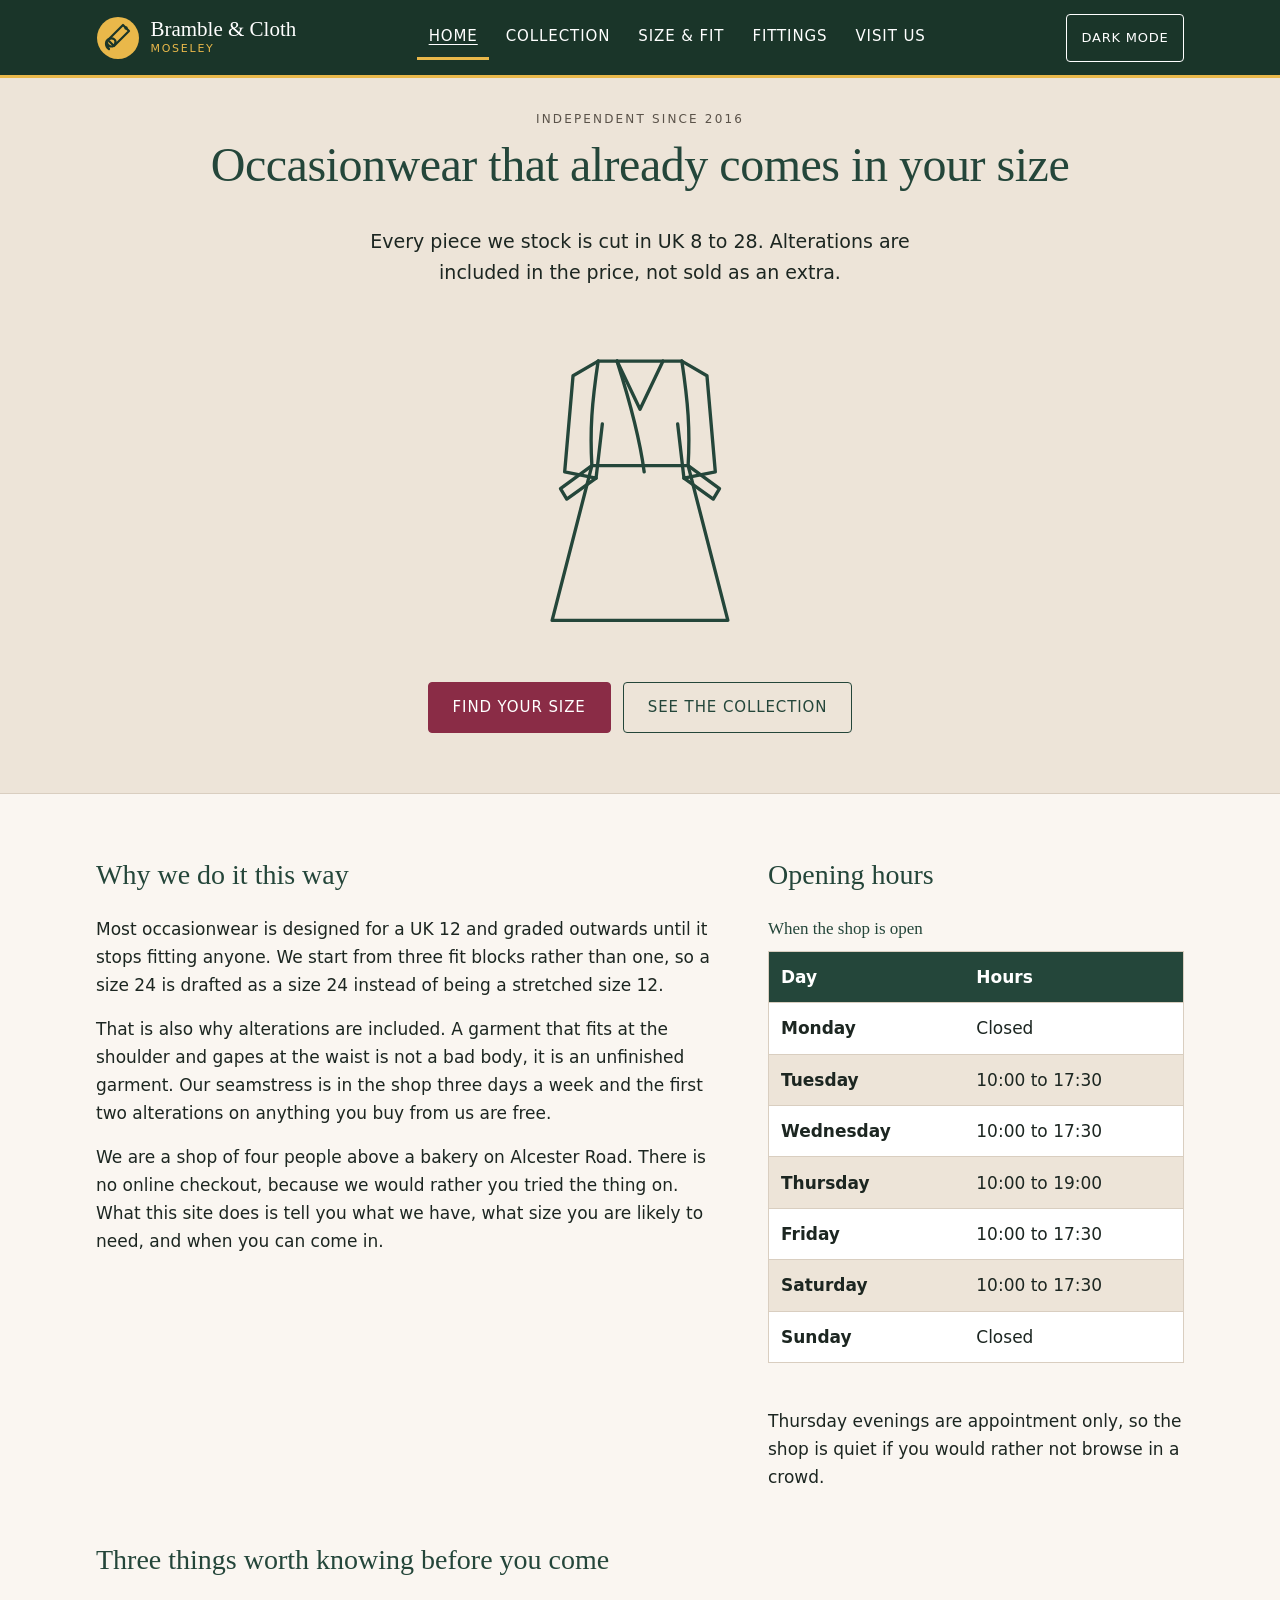
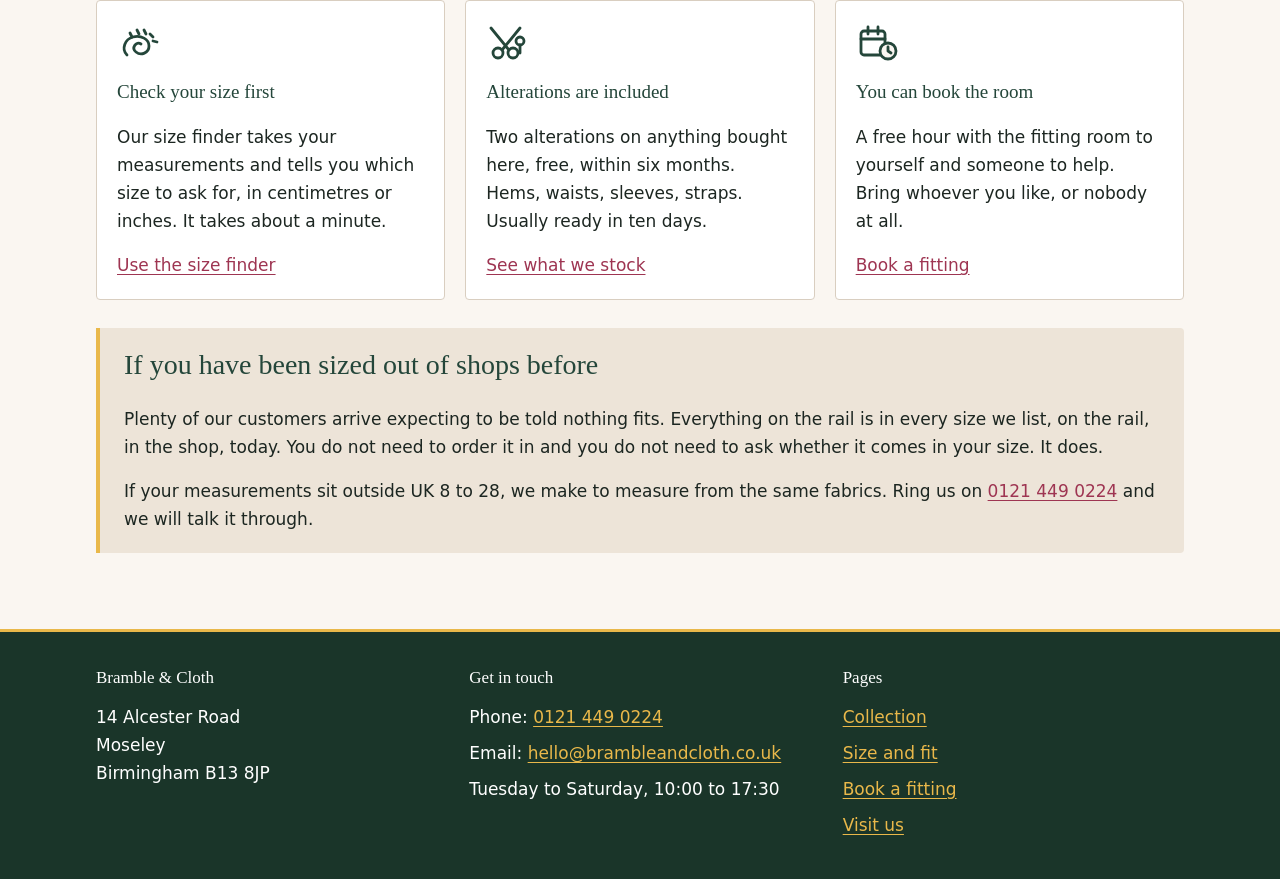
<file: index.html>
<!DOCTYPE html>
<html lang="en-GB">
<head>
<meta charset="utf-8">
<meta name="viewport" content="width=device-width, initial-scale=1">
<title>Bramble &amp; Cloth | Occasionwear in UK sizes 8 to 28, Moseley</title>
<meta name="description" content="An independent occasionwear boutique in Moseley, Birmingham. Every piece stocked in UK 8 to 28, with alterations included in the price.">
<link rel="stylesheet" href="css/style.css">
<link rel="icon" href="images/logo.svg" type="image/svg+xml">
<noscript>
  <style>
    .main-nav { display: block; }
    .nav-toggle { display: none; }
  </style>
</noscript>
<script src="js/main.js" defer></script>
</head>
<body>

<a class="skip-link" href="#main">Skip to main content</a>

<header class="site-header">
  <div class="wrap header-inner">
    <a class="brand" href="index.html">
      <img src="images/logo.svg" alt="" width="44" height="44">
      <span>
        <span class="brand-name">Bramble &amp; Cloth</span>
        <span class="brand-sub">Moseley</span>
      </span>
    </a>

    <button class="nav-toggle" id="navToggle" type="button" aria-expanded="false" aria-controls="mainNav">
      <span class="nav-toggle-bars" aria-hidden="true"><span></span><span></span><span></span></span>
      Menu
    </button>

    <nav class="main-nav nav-closed" id="mainNav" aria-label="Main">
      <ul>
        <li><a href="index.html" aria-current="page">Home</a></li>
        <li><a href="collection.html">Collection</a></li>
        <li><a href="size-guide.html">Size &amp; fit</a></li>
        <li><a href="fittings.html">Fittings</a></li>
        <li><a href="visit.html">Visit us</a></li>
      </ul>
    </nav>
  </div>
</header>

<main id="main">

  <div class="hero">
    <div class="wrap">
      <span class="eyebrow">Independent since 2016</span>
      <h1>Occasionwear that already comes in your size</h1>
      <p class="lead">Every piece we stock is cut in UK 8 to 28. Alterations are included in the price, not sold as an extra.</p>
      <img class="hero-art" src="images/garment-dress.svg" width="260" height="330"
           alt="Line drawing of the Ridley wrap dress, a knee length wrap dress with a tie waist and three quarter sleeves.">
      <div class="btn-row">
        <a class="btn" href="size-guide.html">Find your size</a>
        <a class="btn btn-secondary" href="collection.html">See the collection</a>
      </div>
    </div>
  </div>

  <div class="wrap page-body">

    <div class="two-col">
      <section>
        <h2>Why we do it this way</h2>
        <p>Most occasionwear is designed for a UK 12 and graded outwards until it stops fitting anyone. We start from three fit blocks rather than one, so a size 24 is drafted as a size 24 instead of being a stretched size 12.</p>
        <p>That is also why alterations are included. A garment that fits at the shoulder and gapes at the waist is not a bad body, it is an unfinished garment. Our seamstress is in the shop three days a week and the first two alterations on anything you buy from us are free.</p>
        <p>We are a shop of four people above a bakery on Alcester Road. There is no online checkout, because we would rather you tried the thing on. What this site does is tell you what we have, what size you are likely to need, and when you can come in.</p>
      </section>

      <section>
        <h2>Opening hours</h2>
        <div class="table-scroll" role="region" tabindex="0" aria-label="Opening hours">
          <table>
            <caption>When the shop is open</caption>
            <thead>
              <tr>
                <th scope="col">Day</th>
                <th scope="col">Hours</th>
              </tr>
            </thead>
            <tbody>
              <tr><th scope="row">Monday</th><td>Closed</td></tr>
              <tr><th scope="row">Tuesday</th><td>10:00 to 17:30</td></tr>
              <tr><th scope="row">Wednesday</th><td>10:00 to 17:30</td></tr>
              <tr><th scope="row">Thursday</th><td>10:00 to 19:00</td></tr>
              <tr><th scope="row">Friday</th><td>10:00 to 17:30</td></tr>
              <tr><th scope="row">Saturday</th><td>10:00 to 17:30</td></tr>
              <tr><th scope="row">Sunday</th><td>Closed</td></tr>
            </tbody>
          </table>
        </div>
        <p>Thursday evenings are appointment only, so the shop is quiet if you would rather not browse in a crowd.</p>
      </section>
    </div>

    <h2>Three things worth knowing before you come</h2>
    <ul class="card-grid card-grid-3">
      <li class="card">
        <img class="card-icon" src="images/icon-measure.svg" width="44" height="44"
             alt="A tape measure curled into a loop.">
        <h3>Check your size first</h3>
        <p>Our size finder takes your measurements and tells you which size to ask for, in centimetres or inches. It takes about a minute.</p>
        <p><a href="size-guide.html">Use the size finder</a></p>
      </li>
      <li class="card">
        <img class="card-icon" src="images/icon-alterations.svg" width="44" height="44"
             alt="A pair of dressmaking scissors beside a reel of thread.">
        <h3>Alterations are included</h3>
        <p>Two alterations on anything bought here, free, within six months. Hems, waists, sleeves, straps. Usually ready in ten days.</p>
        <p><a href="collection.html">See what we stock</a></p>
      </li>
      <li class="card">
        <img class="card-icon" src="images/icon-appointment.svg" width="44" height="44"
             alt="A calendar page with a clock beside it.">
        <h3>You can book the room</h3>
        <p>A free hour with the fitting room to yourself and someone to help. Bring whoever you like, or nobody at all.</p>
        <p><a href="fittings.html">Book a fitting</a></p>
      </li>
    </ul>

    <div class="panel">
      <h2>If you have been sized out of shops before</h2>
      <p>Plenty of our customers arrive expecting to be told nothing fits. Everything on the rail is in every size we list, on the rail, in the shop, today. You do not need to order it in and you do not need to ask whether it comes in your size. It does.</p>
      <p>If your measurements sit outside UK 8 to 28, we make to measure from the same fabrics. Ring us on <a href="tel:+441214490224">0121 449 0224</a> and we will talk it through.</p>
    </div>

  </div>
</main>

<footer class="site-footer">
  <div class="wrap">
    <div class="footer-cols">
      <div>
        <h2>Bramble &amp; Cloth</h2>
        <p>14 Alcester Road<br>
           Moseley<br>
           Birmingham B13 8JP</p>
      </div>
      <div>
        <h2>Get in touch</h2>
        <ul>
          <li>Phone: <a href="tel:+441214490224">0121 449 0224</a></li>
          <li>Email: <a href="mailto:hello@brambleandcloth.co.uk">hello@brambleandcloth.co.uk</a></li>
          <li>Tuesday to Saturday, 10:00 to 17:30</li>
        </ul>
      </div>
      <div>
        <h2>Pages</h2>
        <ul>
          <li><a href="collection.html">Collection</a></li>
          <li><a href="size-guide.html">Size and fit</a></li>
          <li><a href="fittings.html">Book a fitting</a></li>
          <li><a href="visit.html">Visit us</a></li>
        </ul>
      </div>
    </div>
  </div>
</footer>

</body>
</html>
</file>
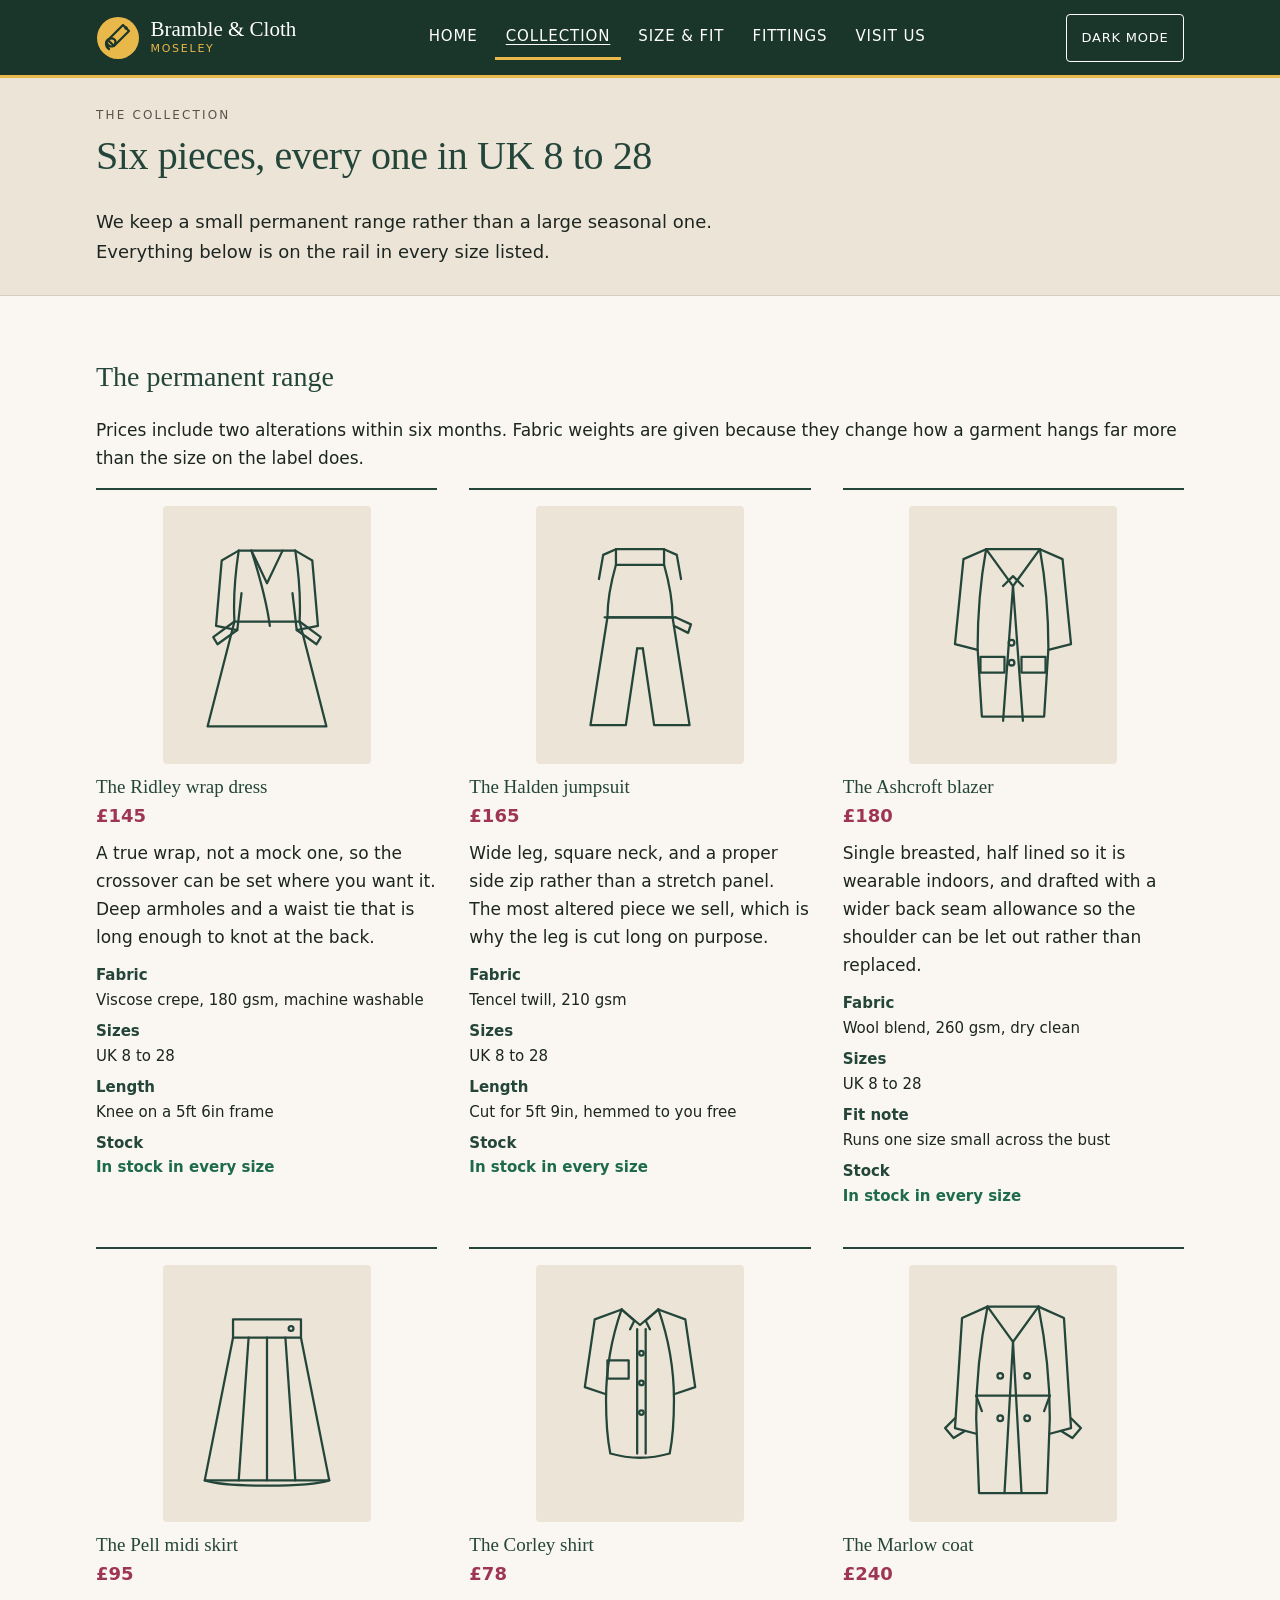
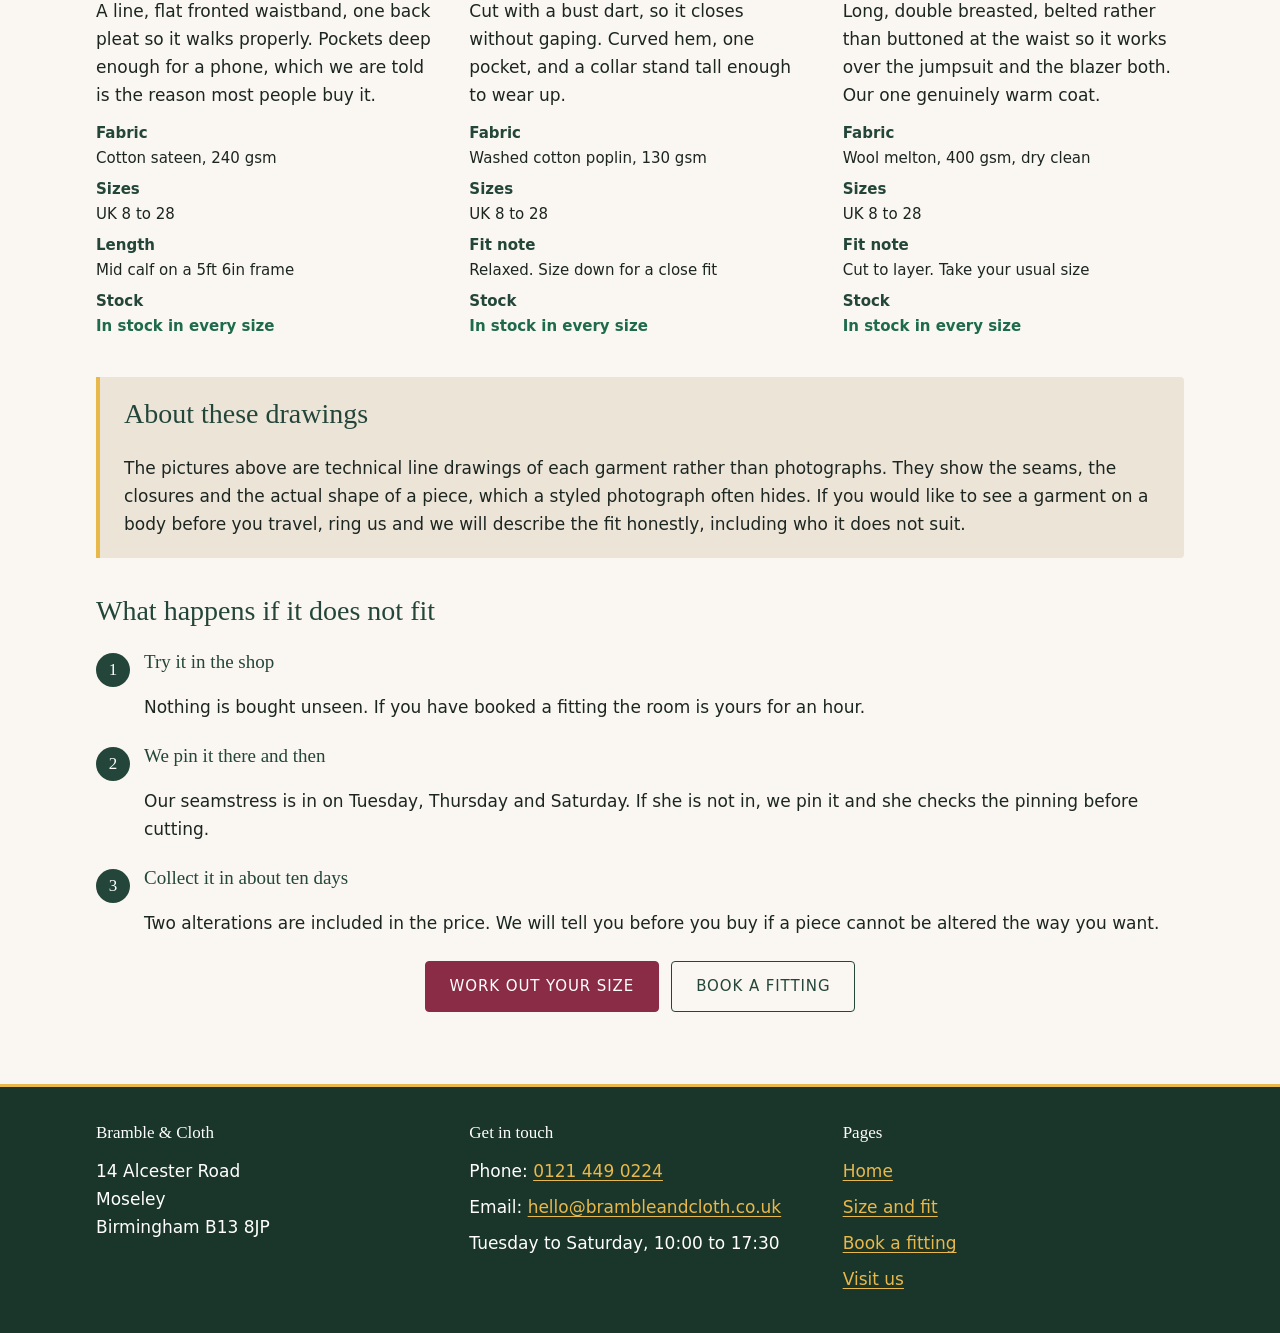
<file: collection.html>
<!DOCTYPE html>
<html lang="en-GB">
<head>
<meta charset="utf-8">
<meta name="viewport" content="width=device-width, initial-scale=1">
<title>The collection | Bramble &amp; Cloth</title>
<meta name="description" content="Six core pieces, every one stocked in UK sizes 8 to 28, with fabric, price and fit notes for each.">
<link rel="stylesheet" href="css/style.css">
<link rel="icon" href="images/logo.svg" type="image/svg+xml">
<noscript>
  <style>
    .main-nav { display: block; }
    .nav-toggle { display: none; }
  </style>
</noscript>
<script src="js/main.js" defer></script>
</head>
<body>

<a class="skip-link" href="#main">Skip to main content</a>

<header class="site-header">
  <div class="wrap header-inner">
    <a class="brand" href="index.html">
      <img src="images/logo.svg" alt="" width="44" height="44">
      <span>
        <span class="brand-name">Bramble &amp; Cloth</span>
        <span class="brand-sub">Moseley</span>
      </span>
    </a>

    <button class="nav-toggle" id="navToggle" type="button" aria-expanded="false" aria-controls="mainNav">
      <span class="nav-toggle-bars" aria-hidden="true"><span></span><span></span><span></span></span>
      Menu
    </button>

    <nav class="main-nav nav-closed" id="mainNav" aria-label="Main">
      <ul>
        <li><a href="index.html">Home</a></li>
        <li><a href="collection.html" aria-current="page">Collection</a></li>
        <li><a href="size-guide.html">Size &amp; fit</a></li>
        <li><a href="fittings.html">Fittings</a></li>
        <li><a href="visit.html">Visit us</a></li>
      </ul>
    </nav>
  </div>
</header>

<main id="main">

  <div class="page-banner">
    <div class="wrap">
      <span class="eyebrow">The collection</span>
      <h1>Six pieces, every one in UK 8 to 28</h1>
      <p class="lead">We keep a small permanent range rather than a large seasonal one. Everything below is on the rail in every size listed.</p>
    </div>
  </div>

  <div class="wrap page-body">

    <h2>The permanent range</h2>
    <p>Prices include two alterations within six months. Fabric weights are given because they change how a garment hangs far more than the size on the label does.</p>

    <ul class="product-grid">

      <li class="product">
        <img class="product-art" src="images/garment-dress.svg" width="260" height="330"
             alt="Line drawing of the Ridley wrap dress, a knee length wrap dress with a tie waist and three quarter sleeves.">
        <h3>The Ridley wrap dress</h3>
        <span class="price">&pound;145</span>
        <p>A true wrap, not a mock one, so the crossover can be set where you want it. Deep armholes and a waist tie that is long enough to knot at the back.</p>
        <dl>
          <dt>Fabric</dt><dd>Viscose crepe, 180 gsm, machine washable</dd>
          <dt>Sizes</dt><dd>UK 8 to 28</dd>
          <dt>Length</dt><dd>Knee on a 5ft 6in frame</dd>
          <dt>Stock</dt><dd><span class="stock-in">In stock in every size</span></dd>
        </dl>
      </li>

      <li class="product">
        <img class="product-art" src="images/garment-jumpsuit.svg" width="260" height="330"
             alt="Line drawing of the Halden jumpsuit, a wide legged sleeveless jumpsuit with a square neckline and a fabric belt.">
        <h3>The Halden jumpsuit</h3>
        <span class="price">&pound;165</span>
        <p>Wide leg, square neck, and a proper side zip rather than a stretch panel. The most altered piece we sell, which is why the leg is cut long on purpose.</p>
        <dl>
          <dt>Fabric</dt><dd>Tencel twill, 210 gsm</dd>
          <dt>Sizes</dt><dd>UK 8 to 28</dd>
          <dt>Length</dt><dd>Cut for 5ft 9in, hemmed to you free</dd>
          <dt>Stock</dt><dd><span class="stock-in">In stock in every size</span></dd>
        </dl>
      </li>

      <li class="product">
        <img class="product-art" src="images/garment-blazer.svg" width="260" height="330"
             alt="Line drawing of the Ashcroft blazer, a single breasted blazer with notched lapels and two front pockets.">
        <h3>The Ashcroft blazer</h3>
        <span class="price">&pound;180</span>
        <p>Single breasted, half lined so it is wearable indoors, and drafted with a wider back seam allowance so the shoulder can be let out rather than replaced.</p>
        <dl>
          <dt>Fabric</dt><dd>Wool blend, 260 gsm, dry clean</dd>
          <dt>Sizes</dt><dd>UK 8 to 28</dd>
          <dt>Fit note</dt><dd>Runs one size small across the bust</dd>
          <dt>Stock</dt><dd><span class="stock-in">In stock in every size</span></dd>
        </dl>
      </li>

      <li class="product">
        <img class="product-art" src="images/garment-skirt.svg" width="260" height="330"
             alt="Line drawing of the Pell midi skirt, an A line midi skirt with a flat front waistband and a back pleat.">
        <h3>The Pell midi skirt</h3>
        <span class="price">&pound;95</span>
        <p>A line, flat fronted waistband, one back pleat so it walks properly. Pockets deep enough for a phone, which we are told is the reason most people buy it.</p>
        <dl>
          <dt>Fabric</dt><dd>Cotton sateen, 240 gsm</dd>
          <dt>Sizes</dt><dd>UK 8 to 28</dd>
          <dt>Length</dt><dd>Mid calf on a 5ft 6in frame</dd>
          <dt>Stock</dt><dd><span class="stock-in">In stock in every size</span></dd>
        </dl>
      </li>

      <li class="product">
        <img class="product-art" src="images/garment-shirt.svg" width="260" height="330"
             alt="Line drawing of the Corley shirt, a relaxed collared shirt with a curved hem and a single chest pocket.">
        <h3>The Corley shirt</h3>
        <span class="price">&pound;78</span>
        <p>Cut with a bust dart, so it closes without gaping. Curved hem, one pocket, and a collar stand tall enough to wear up.</p>
        <dl>
          <dt>Fabric</dt><dd>Washed cotton poplin, 130 gsm</dd>
          <dt>Sizes</dt><dd>UK 8 to 28</dd>
          <dt>Fit note</dt><dd>Relaxed. Size down for a close fit</dd>
          <dt>Stock</dt><dd><span class="stock-in">In stock in every size</span></dd>
        </dl>
      </li>

      <li class="product">
        <img class="product-art" src="images/garment-coat.svg" width="260" height="330"
             alt="Line drawing of the Marlow coat, a long double breasted coat with a tie belt and turned back cuffs.">
        <h3>The Marlow coat</h3>
        <span class="price">&pound;240</span>
        <p>Long, double breasted, belted rather than buttoned at the waist so it works over the jumpsuit and the blazer both. Our one genuinely warm coat.</p>
        <dl>
          <dt>Fabric</dt><dd>Wool melton, 400 gsm, dry clean</dd>
          <dt>Sizes</dt><dd>UK 8 to 28</dd>
          <dt>Fit note</dt><dd>Cut to layer. Take your usual size</dd>
          <dt>Stock</dt><dd><span class="stock-in">In stock in every size</span></dd>
        </dl>
      </li>

    </ul>

    <div class="panel">
      <h2>About these drawings</h2>
      <p>The pictures above are technical line drawings of each garment rather than photographs. They show the seams, the closures and the actual shape of a piece, which a styled photograph often hides. If you would like to see a garment on a body before you travel, ring us and we will describe the fit honestly, including who it does not suit.</p>
    </div>

    <h2>What happens if it does not fit</h2>
    <ol class="steps">
      <li>
        <h3>Try it in the shop</h3>
        <p>Nothing is bought unseen. If you have booked a fitting the room is yours for an hour.</p>
      </li>
      <li>
        <h3>We pin it there and then</h3>
        <p>Our seamstress is in on Tuesday, Thursday and Saturday. If she is not in, we pin it and she checks the pinning before cutting.</p>
      </li>
      <li>
        <h3>Collect it in about ten days</h3>
        <p>Two alterations are included in the price. We will tell you before you buy if a piece cannot be altered the way you want.</p>
      </li>
    </ol>

    <div class="btn-row">
      <a class="btn" href="size-guide.html">Work out your size</a>
      <a class="btn btn-secondary" href="fittings.html">Book a fitting</a>
    </div>

  </div>
</main>

<footer class="site-footer">
  <div class="wrap">
    <div class="footer-cols">
      <div>
        <h2>Bramble &amp; Cloth</h2>
        <p>14 Alcester Road<br>
           Moseley<br>
           Birmingham B13 8JP</p>
      </div>
      <div>
        <h2>Get in touch</h2>
        <ul>
          <li>Phone: <a href="tel:+441214490224">0121 449 0224</a></li>
          <li>Email: <a href="mailto:hello@brambleandcloth.co.uk">hello@brambleandcloth.co.uk</a></li>
          <li>Tuesday to Saturday, 10:00 to 17:30</li>
        </ul>
      </div>
      <div>
        <h2>Pages</h2>
        <ul>
          <li><a href="index.html">Home</a></li>
          <li><a href="size-guide.html">Size and fit</a></li>
          <li><a href="fittings.html">Book a fitting</a></li>
          <li><a href="visit.html">Visit us</a></li>
        </ul>
      </div>
    </div>
  </div>
</footer>

</body>
</html>
   
</file>
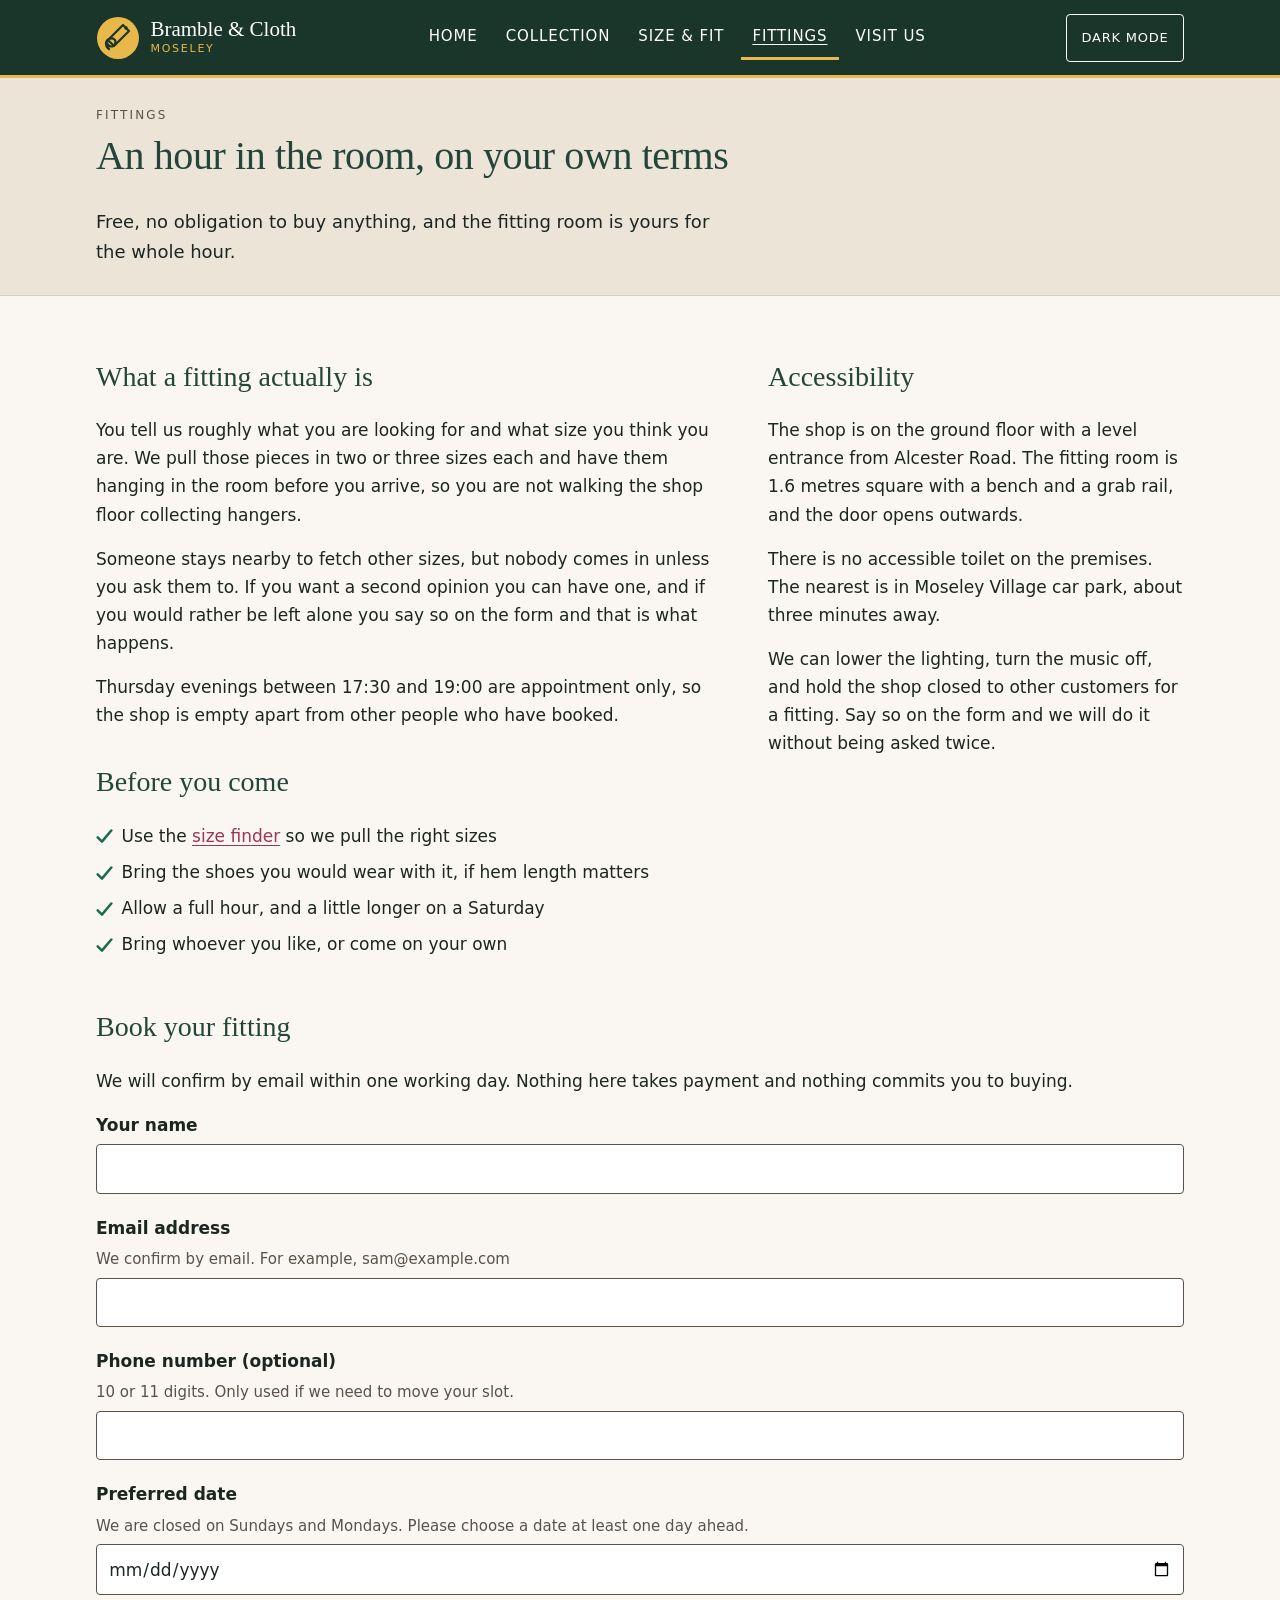
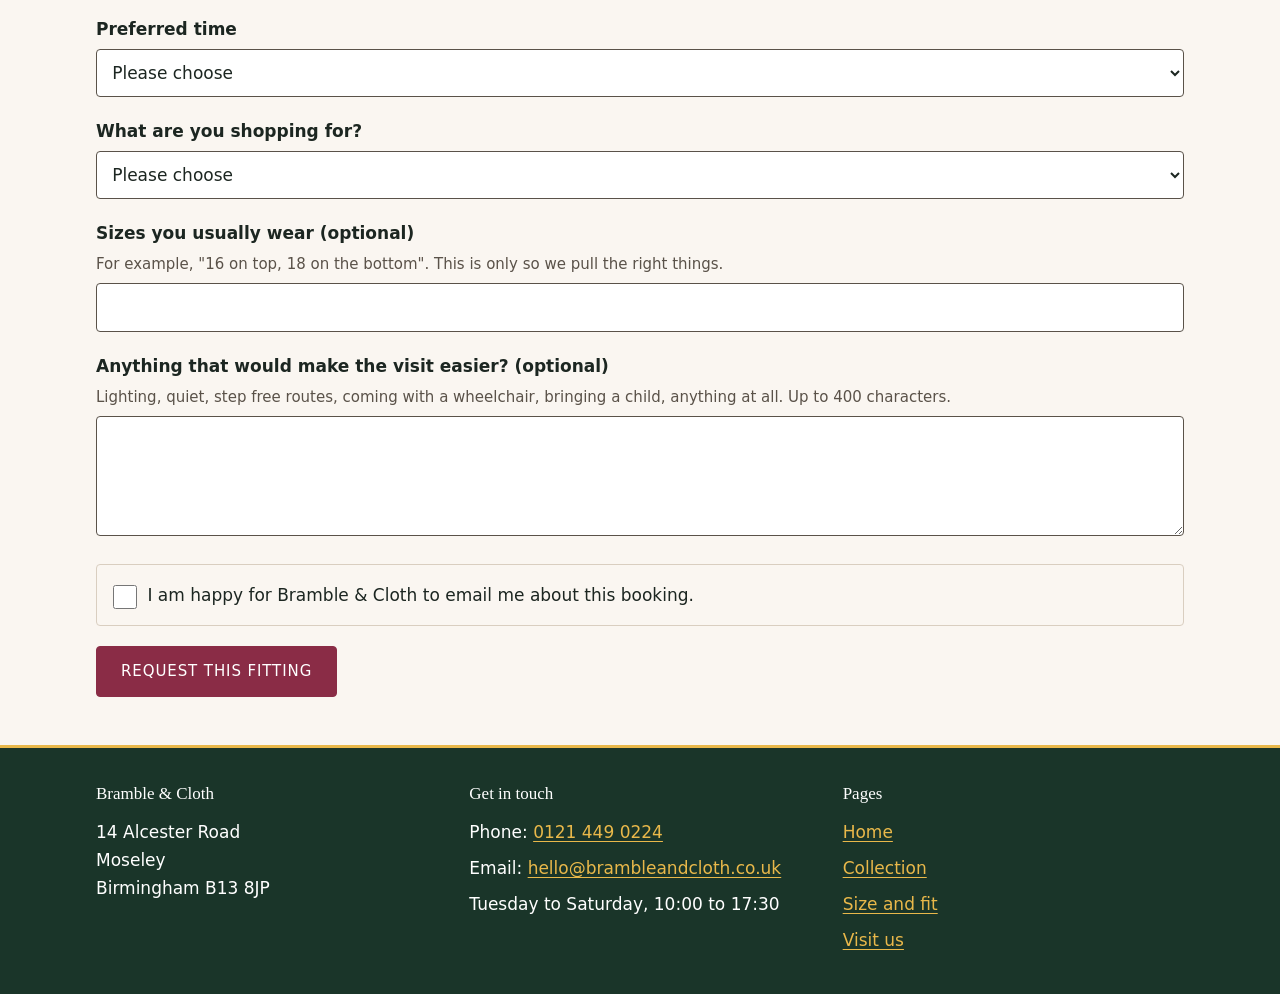
<file: fittings.html>
<!DOCTYPE html>
<html lang="en-GB">
<head>
<meta charset="utf-8">
<meta name="viewport" content="width=device-width, initial-scale=1">
<title>Book a fitting | Bramble &amp; Cloth</title>
<meta name="description" content="Book a free hour in the fitting room at Bramble and Cloth, Moseley. Tell us what you need and we will have it ready.">
<link rel="stylesheet" href="css/style.css">
<link rel="icon" href="images/logo.svg" type="image/svg+xml">
<noscript>
  <style>
    .main-nav { display: block; }
    .nav-toggle { display: none; }
  </style>
</noscript>
<script src="js/main.js" defer></script>
</head>
<body>

<a class="skip-link" href="#main">Skip to main content</a>

<header class="site-header">
  <div class="wrap header-inner">
    <a class="brand" href="index.html">
      <img src="images/logo.svg" alt="" width="44" height="44">
      <span>
        <span class="brand-name">Bramble &amp; Cloth</span>
        <span class="brand-sub">Moseley</span>
      </span>
    </a>

    <button class="nav-toggle" id="navToggle" type="button" aria-expanded="false" aria-controls="mainNav">
      <span class="nav-toggle-bars" aria-hidden="true"><span></span><span></span><span></span></span>
      Menu
    </button>

    <nav class="main-nav nav-closed" id="mainNav" aria-label="Main">
      <ul>
        <li><a href="index.html">Home</a></li>
        <li><a href="collection.html">Collection</a></li>
        <li><a href="size-guide.html">Size &amp; fit</a></li>
        <li><a href="fittings.html" aria-current="page">Fittings</a></li>
        <li><a href="visit.html">Visit us</a></li>
      </ul>
    </nav>
  </div>
</header>

<main id="main">

  <div class="page-banner">
    <div class="wrap">
      <span class="eyebrow">Fittings</span>
      <h1>An hour in the room, on your own terms</h1>
      <p class="lead">Free, no obligation to buy anything, and the fitting room is yours for the whole hour.</p>
    </div>
  </div>

  <div class="wrap page-body">

    <div class="two-col">
      <section>
        <h2>What a fitting actually is</h2>
        <p>You tell us roughly what you are looking for and what size you think you are. We pull those pieces in two or three sizes each and have them hanging in the room before you arrive, so you are not walking the shop floor collecting hangers.</p>
        <p>Someone stays nearby to fetch other sizes, but nobody comes in unless you ask them to. If you want a second opinion you can have one, and if you would rather be left alone you say so on the form and that is what happens.</p>
        <p>Thursday evenings between 17:30 and 19:00 are appointment only, so the shop is empty apart from other people who have booked.</p>

        <h2>Before you come</h2>
        <ul class="plain-list">
          <li>Use the <a href="size-guide.html">size finder</a> so we pull the right sizes</li>
          <li>Bring the shoes you would wear with it, if hem length matters</li>
          <li>Allow a full hour, and a little longer on a Saturday</li>
          <li>Bring whoever you like, or come on your own</li>
        </ul>
      </section>

      <section>
        <h2>Accessibility</h2>
        <p>The shop is on the ground floor with a level entrance from Alcester Road. The fitting room is 1.6 metres square with a bench and a grab rail, and the door opens outwards.</p>
        <p>There is no accessible toilet on the premises. The nearest is in Moseley Village car park, about three minutes away.</p>
        <p>We can lower the lighting, turn the music off, and hold the shop closed to other customers for a fitting. Say so on the form and we will do it without being asked twice.</p>
      </section>
    </div>

    <h2 id="bookingHeading">Book your fitting</h2>
    <p>We will confirm by email within one working day. Nothing here takes payment and nothing commits you to buying.</p>
    <div class="form-summary" id="errorSummary" role="alert" tabindex="-1" hidden>
      <h2>There is a problem with this form</h2>
      <ul id="errorSummaryList"></ul>
    </div>

    <div class="form-success" id="successBox" role="status" tabindex="-1" hidden>
      <h2>Request received</h2>
      <p>Thank you. We will email you within one working day to confirm the time.</p>
    </div>

    <form id="bookingForm" action="#" method="post" aria-labelledby="bookingHeading">

      <div class="form-field">
        <label for="bName">Your name</label>
        <input type="text" id="bName" name="name" autocomplete="name" required
               aria-describedby="bNameError">
        <span class="field-error" id="bNameError" hidden></span>
      </div>

      <div class="form-field">
        <label for="bEmail">Email address</label>
        <span class="hint" id="bEmailHint">We confirm by email. For example, sam@example.com</span>
        <input type="email" id="bEmail" name="email" autocomplete="email" required
               aria-describedby="bEmailHint bEmailError">
        <span class="field-error" id="bEmailError" hidden></span>
      </div>

      <div class="form-field">
        <label for="bPhone">Phone number (optional)</label>
        <span class="hint" id="bPhoneHint">10 or 11 digits. Only used if we need to move your slot.</span>
        <input type="tel" id="bPhone" name="phone" autocomplete="tel"
               aria-describedby="bPhoneHint bPhoneError">
        <span class="field-error" id="bPhoneError" hidden></span>
      </div>

      <div class="form-field">
        <label for="bDate">Preferred date</label>
        <span class="hint" id="bDateHint">We are closed on Sundays and Mondays. Please choose a date at least one day ahead.</span>
        <input type="date" id="bDate" name="date" required
               aria-describedby="bDateHint bDateError">
        <span class="field-error" id="bDateError" hidden></span>
      </div>

      <div class="form-field">
        <label for="bTime">Preferred time</label>
        <select id="bTime" name="time" required aria-describedby="bTimeError">
          <option value="">Please choose</option>
          <option value="10:00">10:00</option>
          <option value="11:30">11:30</option>
          <option value="13:00">13:00</option>
          <option value="14:30">14:30</option>
          <option value="16:00">16:00</option>
          <option value="17:30">17:30 (Thursdays only)</option>
        </select>
        <span class="field-error" id="bTimeError" hidden></span>
      </div>

      <div class="form-field">
        <label for="bOccasion">What are you shopping for?</label>
        <select id="bOccasion" name="occasion" required aria-describedby="bOccasionError">
          <option value="">Please choose</option>
          <option value="wedding-guest">A wedding, as a guest</option>
          <option value="wedding-party">A wedding, in the party</option>
          <option value="work">Work or interviews</option>
          <option value="event">A party or an event</option>
          <option value="alterations">Alterations to something I already own</option>
          <option value="browsing">Just having a look</option>
        </select>
        <span class="field-error" id="bOccasionError" hidden></span>
      </div>

      <div class="form-field">
        <label for="bSize">Sizes you usually wear (optional)</label>
        <span class="hint" id="bSizeHint">For example, "16 on top, 18 on the bottom". This is only so we pull the right things.</span>
        <input type="text" id="bSize" name="size" maxlength="80" aria-describedby="bSizeHint">
      </div>

      <div class="form-field">
        <label for="bNeeds">Anything that would make the visit easier? (optional)</label>
        <span class="hint" id="bNeedsHint">Lighting, quiet, step free routes, coming with a wheelchair, bringing a child, anything at all. Up to 400 characters.</span>
        <textarea id="bNeeds" name="needs" maxlength="400" aria-describedby="bNeedsHint"></textarea>
      </div>

      <div class="field-group">
        <div class="checkbox-row">
          <input type="checkbox" id="bConsent" name="consent" required aria-describedby="bConsentError">
          <label for="bConsent">I am happy for Bramble &amp; Cloth to email me about this booking.</label>
        </div>
        <span class="field-error" id="bConsentError" hidden></span>
      </div>

      <button class="btn" type="submit">Request this fitting</button>
    </form>

  </div>
</main>

<footer class="site-footer">
  <div class="wrap">
    <div class="footer-cols">
      <div>
        <h2>Bramble &amp; Cloth</h2>
        <p>14 Alcester Road<br>
           Moseley<br>
           Birmingham B13 8JP</p>
      </div>
      <div>
        <h2>Get in touch</h2>
        <ul>
          <li>Phone: <a href="tel:+441214490224">0121 449 0224</a></li>
          <li>Email: <a href="mailto:hello@brambleandcloth.co.uk">hello@brambleandcloth.co.uk</a></li>
          <li>Tuesday to Saturday, 10:00 to 17:30</li>
        </ul>
      </div>
      <div>
        <h2>Pages</h2>
        <ul>
          <li><a href="index.html">Home</a></li>
          <li><a href="collection.html">Collection</a></li>
          <li><a href="size-guide.html">Size and fit</a></li>
          <li><a href="visit.html">Visit us</a></li>
        </ul>
      </div>
    </div>
  </div>
</footer>

</body>
</html>
</file>
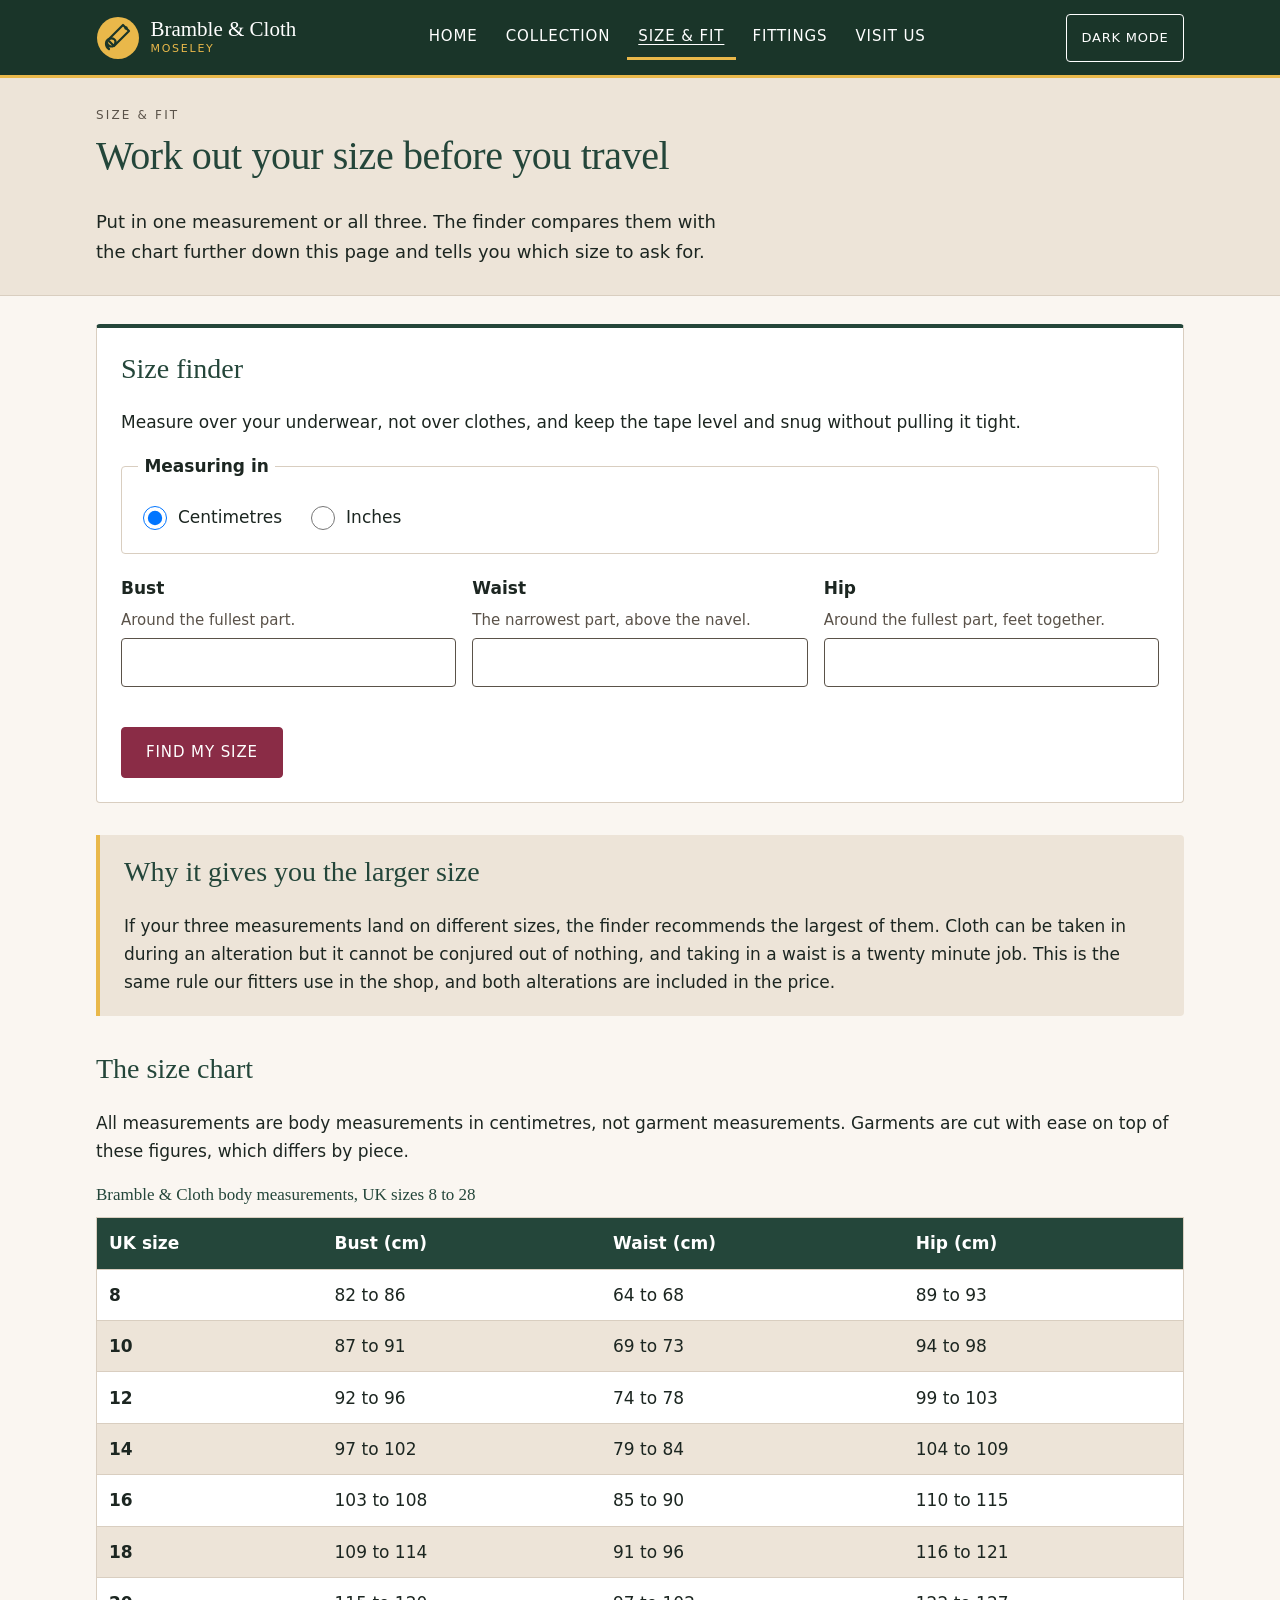
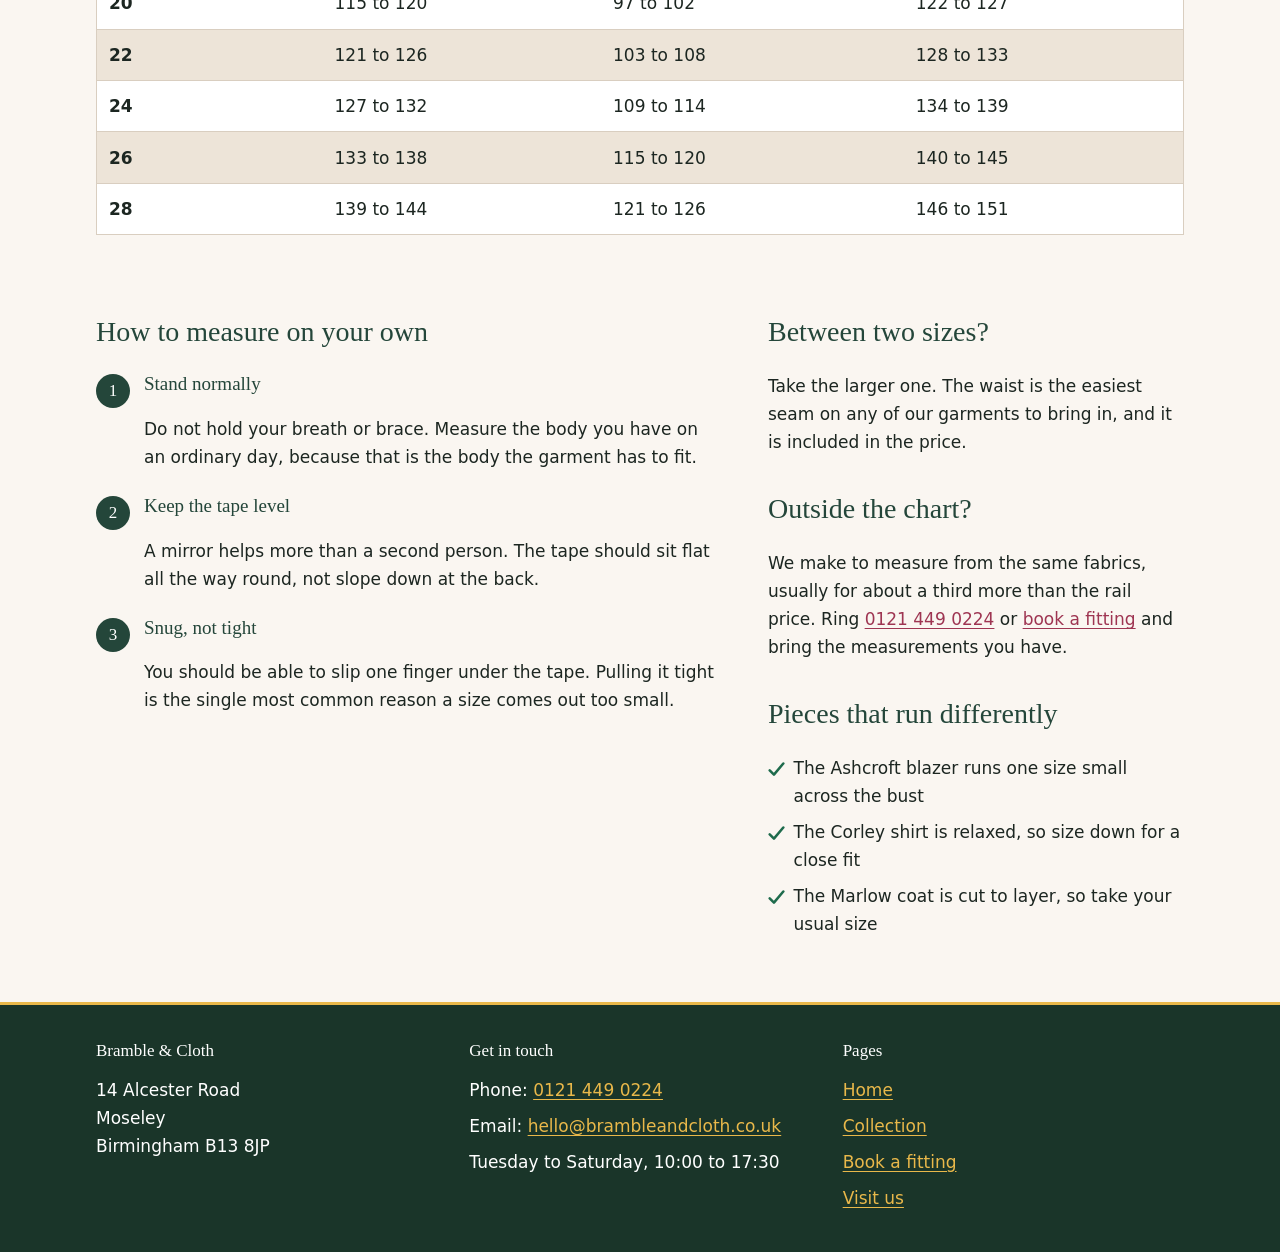
<file: size-guide.html>
<!DOCTYPE html>
<html lang="en-GB">
<head>
<meta charset="utf-8">
<meta name="viewport" content="width=device-width, initial-scale=1">
<title>Size and fit | Bramble &amp; Cloth</title>
<meta name="description" content="Work out your UK size from your bust, waist and hip measurements, in centimetres or inches, using the Bramble and Cloth size chart.">
<link rel="stylesheet" href="css/style.css">
<link rel="icon" href="images/logo.svg" type="image/svg+xml">
<noscript>
  <style>
    .main-nav { display: block; }
    .nav-toggle { display: none; }
  </style>
</noscript>
<script src="js/main.js" defer></script>
</head>
<body>

<a class="skip-link" href="#main">Skip to main content</a>

<header class="site-header">
  <div class="wrap header-inner">
    <a class="brand" href="index.html">
      <img src="images/logo.svg" alt="" width="44" height="44">
      <span>
        <span class="brand-name">Bramble &amp; Cloth</span>
        <span class="brand-sub">Moseley</span>
      </span>
    </a>

    <button class="nav-toggle" id="navToggle" type="button" aria-expanded="false" aria-controls="mainNav">
      <span class="nav-toggle-bars" aria-hidden="true"><span></span><span></span><span></span></span>
      Menu
    </button>

    <nav class="main-nav nav-closed" id="mainNav" aria-label="Main">
      <ul>
        <li><a href="index.html">Home</a></li>
        <li><a href="collection.html">Collection</a></li>
        <li><a href="size-guide.html" aria-current="page">Size &amp; fit</a></li>
        <li><a href="fittings.html">Fittings</a></li>
        <li><a href="visit.html">Visit us</a></li>
      </ul>
    </nav>
  </div>
</header>

<main id="main">

  <div class="page-banner">
    <div class="wrap">
      <span class="eyebrow">Size &amp; fit</span>
      <h1>Work out your size before you travel</h1>
      <p class="lead">Put in one measurement or all three. The finder compares them with the chart further down this page and tells you which size to ask for.</p>
    </div>
  </div>

  <div class="wrap page-body">
    <section class="finder" aria-labelledby="finderHeading">
      <h2 id="finderHeading">Size finder</h2>
      <p>Measure over your underwear, not over clothes, and keep the tape level and snug without pulling it tight.</p>

      <form id="sizeForm" action="#" method="post">

        <fieldset class="unit-choice">
          <legend>Measuring in</legend>
          <div class="radio-row">
            <label for="unitCm">
              <input type="radio" id="unitCm" name="unit" value="cm" checked>
              Centimetres
            </label>
            <label for="unitIn">
              <input type="radio" id="unitIn" name="unit" value="in">
              Inches
            </label>
          </div>
        </fieldset>

        <div class="measure-fields">
          <div class="form-field">
            <label for="bust">Bust</label>
            <span class="hint" id="bustHint">Around the fullest part.</span>
            <input type="number" id="bust" name="bust" inputmode="decimal" step="0.5" min="1"
                   aria-describedby="bustHint bustError">
            <span class="field-error" id="bustError" hidden></span>
          </div>

          <div class="form-field">
            <label for="waist">Waist</label>
            <span class="hint" id="waistHint">The narrowest part, above the navel.</span>
            <input type="number" id="waist" name="waist" inputmode="decimal" step="0.5" min="1"
                   aria-describedby="waistHint waistError">
            <span class="field-error" id="waistError" hidden></span>
          </div>

          <div class="form-field">
            <label for="hip">Hip</label>
            <span class="hint" id="hipHint">Around the fullest part, feet together.</span>
            <input type="number" id="hip" name="hip" inputmode="decimal" step="0.5" min="1"
                   aria-describedby="hipHint hipError">
            <span class="field-error" id="hipError" hidden></span>
          </div>
        </div>

        <button class="btn" type="submit">Find my size</button>
      </form>

      <div class="result-box" id="sizeResult" role="status" tabindex="-1" hidden>
        <p class="result-size" id="resultHeadline"></p>
        <p id="resultDetail"></p>
        <ul id="resultBreakdown"></ul>
      </div>
    </section>

    <div class="panel">
      <h2>Why it gives you the larger size</h2>
      <p>If your three measurements land on different sizes, the finder recommends the largest of them. Cloth can be taken in during an alteration but it cannot be conjured out of nothing, and taking in a waist is a twenty minute job. This is the same rule our fitters use in the shop, and both alterations are included in the price.</p>
    </div>

    <h2>The size chart</h2>
    <p>All measurements are body measurements in centimetres, not garment measurements. Garments are cut with ease on top of these figures, which differs by piece.</p>

    <div class="table-scroll" role="region" tabindex="0" aria-label="Size chart, UK 8 to 28">
      <table id="sizeChart">
        <caption>Bramble &amp; Cloth body measurements, UK sizes 8 to 28</caption>
        <thead>
          <tr>
            <th scope="col">UK size</th>
            <th scope="col">Bust (cm)</th>
            <th scope="col">Waist (cm)</th>
            <th scope="col">Hip (cm)</th>
          </tr>
        </thead>
        <tbody>
          <tr data-size="8"  data-bust-min="82"  data-bust-max="86"  data-waist-min="64"  data-waist-max="68"  data-hip-min="89"  data-hip-max="93">
            <th scope="row">8</th><td>82 to 86</td><td>64 to 68</td><td>89 to 93</td>
          </tr>
          <tr data-size="10" data-bust-min="87"  data-bust-max="91"  data-waist-min="69"  data-waist-max="73"  data-hip-min="94"  data-hip-max="98">
            <th scope="row">10</th><td>87 to 91</td><td>69 to 73</td><td>94 to 98</td>
          </tr>
          <tr data-size="12" data-bust-min="92"  data-bust-max="96"  data-waist-min="74"  data-waist-max="78"  data-hip-min="99"  data-hip-max="103">
            <th scope="row">12</th><td>92 to 96</td><td>74 to 78</td><td>99 to 103</td>
          </tr>
          <tr data-size="14" data-bust-min="97"  data-bust-max="102" data-waist-min="79"  data-waist-max="84"  data-hip-min="104" data-hip-max="109">
            <th scope="row">14</th><td>97 to 102</td><td>79 to 84</td><td>104 to 109</td>
          </tr>
          <tr data-size="16" data-bust-min="103" data-bust-max="108" data-waist-min="85"  data-waist-max="90"  data-hip-min="110" data-hip-max="115">
            <th scope="row">16</th><td>103 to 108</td><td>85 to 90</td><td>110 to 115</td>
          </tr>
          <tr data-size="18" data-bust-min="109" data-bust-max="114" data-waist-min="91"  data-waist-max="96"  data-hip-min="116" data-hip-max="121">
            <th scope="row">18</th><td>109 to 114</td><td>91 to 96</td><td>116 to 121</td>
          </tr>
          <tr data-size="20" data-bust-min="115" data-bust-max="120" data-waist-min="97"  data-waist-max="102" data-hip-min="122" data-hip-max="127">
            <th scope="row">20</th><td>115 to 120</td><td>97 to 102</td><td>122 to 127</td>
          </tr>
          <tr data-size="22" data-bust-min="121" data-bust-max="126" data-waist-min="103" data-waist-max="108" data-hip-min="128" data-hip-max="133">
            <th scope="row">22</th><td>121 to 126</td><td>103 to 108</td><td>128 to 133</td>
          </tr>
          <tr data-size="24" data-bust-min="127" data-bust-max="132" data-waist-min="109" data-waist-max="114" data-hip-min="134" data-hip-max="139">
            <th scope="row">24</th><td>127 to 132</td><td>109 to 114</td><td>134 to 139</td>
          </tr>
          <tr data-size="26" data-bust-min="133" data-bust-max="138" data-waist-min="115" data-waist-max="120" data-hip-min="140" data-hip-max="145">
            <th scope="row">26</th><td>133 to 138</td><td>115 to 120</td><td>140 to 145</td>
          </tr>
          <tr data-size="28" data-bust-min="139" data-bust-max="144" data-waist-min="121" data-waist-max="126" data-hip-min="146" data-hip-max="151">
            <th scope="row">28</th><td>139 to 144</td><td>121 to 126</td><td>146 to 151</td>
          </tr>
        </tbody>
      </table>
    </div>

    <div class="two-col">
      <section>
        <h2>How to measure on your own</h2>
        <ol class="steps">
          <li>
            <h3>Stand normally</h3>
            <p>Do not hold your breath or brace. Measure the body you have on an ordinary day, because that is the body the garment has to fit.</p>
          </li>
          <li>
            <h3>Keep the tape level</h3>
            <p>A mirror helps more than a second person. The tape should sit flat all the way round, not slope down at the back.</p>
          </li>
          <li>
            <h3>Snug, not tight</h3>
            <p>You should be able to slip one finger under the tape. Pulling it tight is the single most common reason a size comes out too small.</p>
          </li>
        </ol>
      </section>

      <section>
        <h2>Between two sizes?</h2>
        <p>Take the larger one. The waist is the easiest seam on any of our garments to bring in, and it is included in the price.</p>

        <h2>Outside the chart?</h2>
        <p>We make to measure from the same fabrics, usually for about a third more than the rail price. Ring <a href="tel:+441214490224">0121 449 0224</a> or <a href="fittings.html">book a fitting</a> and bring the measurements you have.</p>

        <h2>Pieces that run differently</h2>
        <ul class="plain-list">
          <li>The Ashcroft blazer runs one size small across the bust</li>
          <li>The Corley shirt is relaxed, so size down for a close fit</li>
          <li>The Marlow coat is cut to layer, so take your usual size</li>
        </ul>
      </section>
    </div>

  </div>
</main>

<footer class="site-footer">
  <div class="wrap">
    <div class="footer-cols">
      <div>
        <h2>Bramble &amp; Cloth</h2>
        <p>14 Alcester Road<br>
           Moseley<br>
           Birmingham B13 8JP</p>
      </div>
      <div>
        <h2>Get in touch</h2>
        <ul>
          <li>Phone: <a href="tel:+441214490224">0121 449 0224</a></li>
          <li>Email: <a href="mailto:hello@brambleandcloth.co.uk">hello@brambleandcloth.co.uk</a></li>
          <li>Tuesday to Saturday, 10:00 to 17:30</li>
        </ul>
      </div>
      <div>
        <h2>Pages</h2>
        <ul>
          <li><a href="index.html">Home</a></li>
          <li><a href="collection.html">Collection</a></li>
          <li><a href="fittings.html">Book a fitting</a></li>
          <li><a href="visit.html">Visit us</a></li>
        </ul>
      </div>
    </div>
  </div>
</footer>

</body>
</html>
</file>
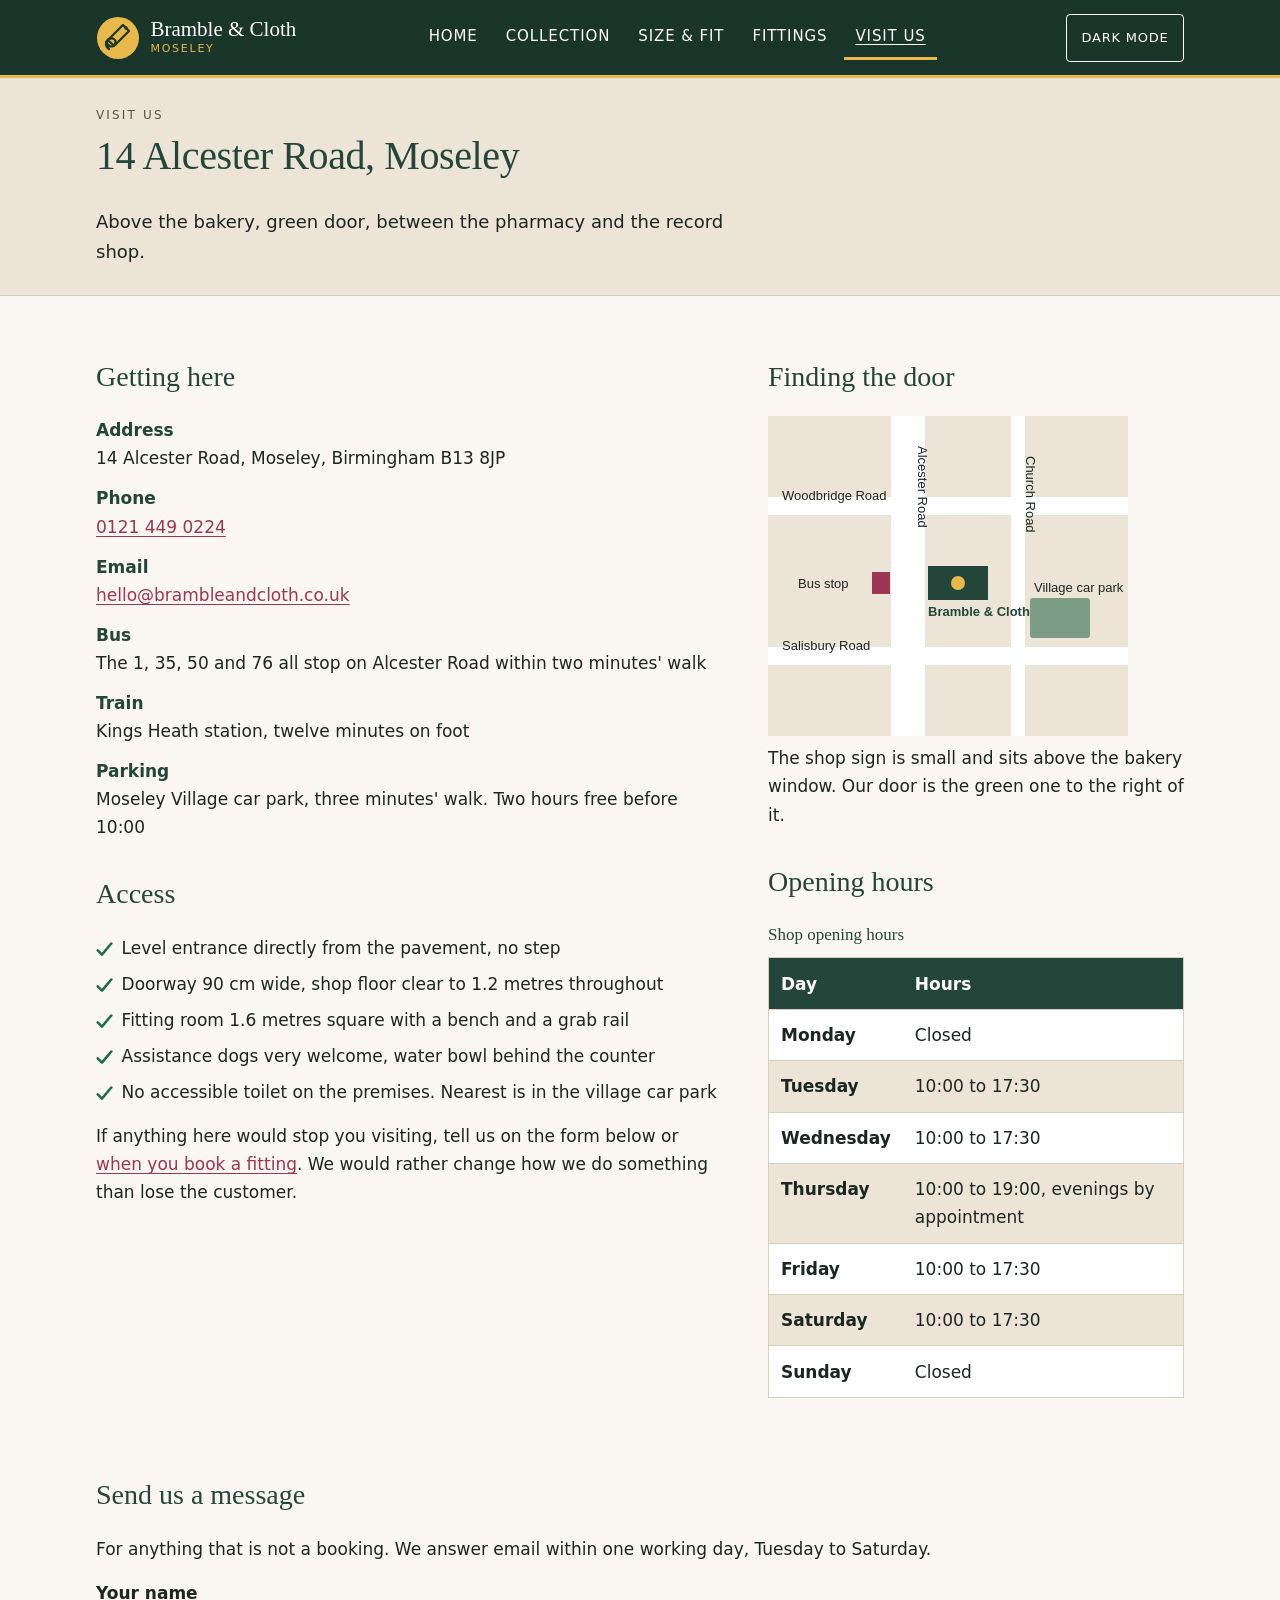
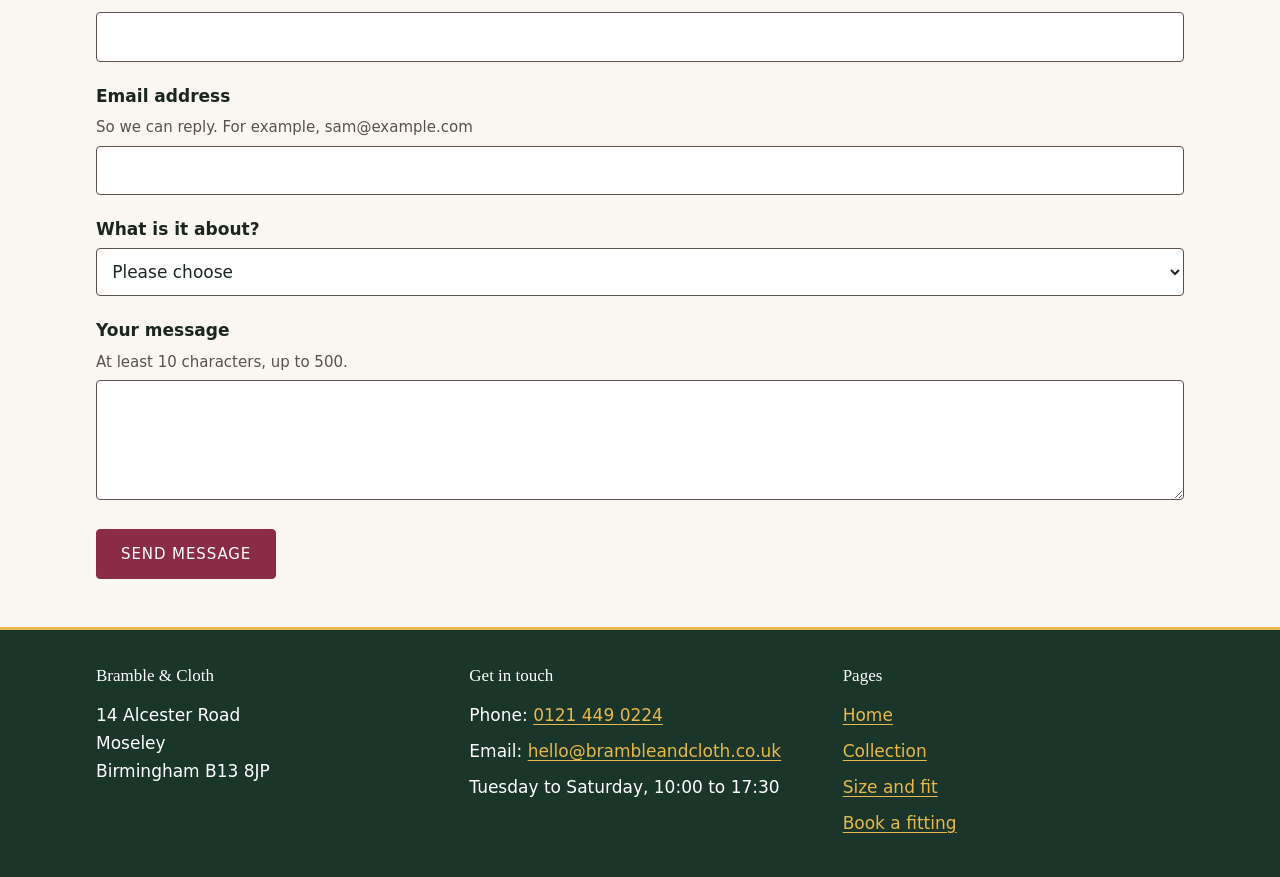
<file: visit.html>
<!DOCTYPE html>
<html lang="en-GB">
<head>
<meta charset="utf-8">
<meta name="viewport" content="width=device-width, initial-scale=1">
<title>Visit us | Bramble &amp; Cloth</title>
<meta name="description" content="Where to find Bramble and Cloth on Alcester Road in Moseley, how to get here, and how to send us a message.">
<link rel="stylesheet" href="css/style.css">
<link rel="icon" href="images/logo.svg" type="image/svg+xml">
<noscript>
  <style>
    .main-nav { display: block; }
    .nav-toggle { display: none; }
  </style>
</noscript>
<script src="js/main.js" defer></script>
</head>
<body>

<a class="skip-link" href="#main">Skip to main content</a>

<header class="site-header">
  <div class="wrap header-inner">
    <a class="brand" href="index.html">
      <img src="images/logo.svg" alt="" width="44" height="44">
      <span>
        <span class="brand-name">Bramble &amp; Cloth</span>
        <span class="brand-sub">Moseley</span>
      </span>
    </a>

    <button class="nav-toggle" id="navToggle" type="button" aria-expanded="false" aria-controls="mainNav">
      <span class="nav-toggle-bars" aria-hidden="true"><span></span><span></span><span></span></span>
      Menu
    </button>

    <nav class="main-nav nav-closed" id="mainNav" aria-label="Main">
      <ul>
        <li><a href="index.html">Home</a></li>
        <li><a href="collection.html">Collection</a></li>
        <li><a href="size-guide.html">Size &amp; fit</a></li>
        <li><a href="fittings.html">Fittings</a></li>
        <li><a href="visit.html" aria-current="page">Visit us</a></li>
      </ul>
    </nav>
  </div>
</header>

<main id="main">

  <div class="page-banner">
    <div class="wrap">
      <span class="eyebrow">Visit us</span>
      <h1>14 Alcester Road, Moseley</h1>
      <p class="lead">Above the bakery, green door, between the pharmacy and the record shop.</p>
    </div>
  </div>

  <div class="wrap page-body">

    <div class="two-col">
      <section>
        <h2>Getting here</h2>
        <dl class="detail-list">
          <dt>Address</dt>
          <dd>14 Alcester Road, Moseley, Birmingham B13 8JP</dd>

          <dt>Phone</dt>
          <dd><a href="tel:+441214490224">0121 449 0224</a></dd>

          <dt>Email</dt>
          <dd><a href="mailto:hello@brambleandcloth.co.uk">hello@brambleandcloth.co.uk</a></dd>

          <dt>Bus</dt>
          <dd>The 1, 35, 50 and 76 all stop on Alcester Road within two minutes' walk</dd>

          <dt>Train</dt>
          <dd>Kings Heath station, twelve minutes on foot</dd>

          <dt>Parking</dt>
          <dd>Moseley Village car park, three minutes' walk. Two hours free before 10:00</dd>
        </dl>

        <h2>Access</h2>
        <ul class="plain-list">
          <li>Level entrance directly from the pavement, no step</li>
          <li>Doorway 90 cm wide, shop floor clear to 1.2 metres throughout</li>
          <li>Fitting room 1.6 metres square with a bench and a grab rail</li>
          <li>Assistance dogs very welcome, water bowl behind the counter</li>
          <li>No accessible toilet on the premises. Nearest is in the village car park</li>
        </ul>
        <p>If anything here would stop you visiting, tell us on the form below or <a href="fittings.html">when you book a fitting</a>. We would rather change how we do something than lose the customer.</p>
      </section>

      <section>
        <h2>Finding the door</h2>
        <img src="images/map-alcester-road.svg" width="360" height="320"
             alt="Simple map. Bramble and Cloth is on the east side of Alcester Road, between Woodbridge Road and Church Road. The bus stop for the 1, 35, 50 and 76 is directly opposite, and Moseley Village car park is one street behind the shop.">
        <p>The shop sign is small and sits above the bakery window. Our door is the green one to the right of it.</p>

        <h2>Opening hours</h2>
        <div class="table-scroll" role="region" tabindex="0" aria-label="Opening hours">
          <table>
            <caption>Shop opening hours</caption>
            <thead>
              <tr>
                <th scope="col">Day</th>
                <th scope="col">Hours</th>
              </tr>
            </thead>
            <tbody>
              <tr><th scope="row">Monday</th><td>Closed</td></tr>
              <tr><th scope="row">Tuesday</th><td>10:00 to 17:30</td></tr>
              <tr><th scope="row">Wednesday</th><td>10:00 to 17:30</td></tr>
              <tr><th scope="row">Thursday</th><td>10:00 to 19:00, evenings by appointment</td></tr>
              <tr><th scope="row">Friday</th><td>10:00 to 17:30</td></tr>
              <tr><th scope="row">Saturday</th><td>10:00 to 17:30</td></tr>
              <tr><th scope="row">Sunday</th><td>Closed</td></tr>
            </tbody>
          </table>
        </div>
      </section>
    </div>

    <h2 id="messageHeading">Send us a message</h2>
    <p>For anything that is not a booking. We answer email within one working day, Tuesday to Saturday.</p>

    <div class="form-summary" id="errorSummary" role="alert" tabindex="-1" hidden>
      <h2>There is a problem with this form</h2>
      <ul id="errorSummaryList"></ul>
    </div>

    <div class="form-success" id="successBox" role="status" tabindex="-1" hidden>
      <h2>Message sent</h2>
      <p>Thank you. We will reply within one working day.</p>
    </div>

    <form id="messageForm" action="#" method="post" aria-labelledby="messageHeading">

      <div class="form-field">
        <label for="mName">Your name</label>
        <input type="text" id="mName" name="name" autocomplete="name" required
               aria-describedby="mNameError">
        <span class="field-error" id="mNameError" hidden></span>
      </div>

      <div class="form-field">
        <label for="mEmail">Email address</label>
        <span class="hint" id="mEmailHint">So we can reply. For example, sam@example.com</span>
        <input type="email" id="mEmail" name="email" autocomplete="email" required
               aria-describedby="mEmailHint mEmailError">
        <span class="field-error" id="mEmailError" hidden></span>
      </div>

      <div class="form-field">
        <label for="mTopic">What is it about?</label>
        <select id="mTopic" name="topic" required aria-describedby="mTopicError">
          <option value="">Please choose</option>
          <option value="stock">Stock and sizes</option>
          <option value="alterations">Alterations</option>
          <option value="made-to-measure">Made to measure</option>
          <option value="access">Access and visiting</option>
          <option value="other">Something else</option>
        </select>
        <span class="field-error" id="mTopicError" hidden></span>
      </div>

      <div class="form-field">
        <label for="mMessage">Your message</label>
        <span class="hint" id="mMessageHint">At least 10 characters, up to 500.</span>
        <textarea id="mMessage" name="message" maxlength="500" required
                  aria-describedby="mMessageHint mMessageError"></textarea>
        <span class="field-error" id="mMessageError" hidden></span>
      </div>

      <button class="btn" type="submit">Send message</button>
    </form>

  </div>
</main>

<footer class="site-footer">
  <div class="wrap">
    <div class="footer-cols">
      <div>
        <h2>Bramble &amp; Cloth</h2>
        <p>14 Alcester Road<br>
           Moseley<br>
           Birmingham B13 8JP</p>
      </div>
      <div>
        <h2>Get in touch</h2>
        <ul>
          <li>Phone: <a href="tel:+441214490224">0121 449 0224</a></li>
          <li>Email: <a href="mailto:hello@brambleandcloth.co.uk">hello@brambleandcloth.co.uk</a></li>
          <li>Tuesday to Saturday, 10:00 to 17:30</li>
        </ul>
      </div>
      <div>
        <h2>Pages</h2>
        <ul>
          <li><a href="index.html">Home</a></li>
          <li><a href="collection.html">Collection</a></li>
          <li><a href="size-guide.html">Size and fit</a></li>
          <li><a href="fittings.html">Book a fitting</a></li>
        </ul>
      </div>
    </div>
  </div>
</footer>

</body>
</html>
</file>
<file: css/style.css>
:root {
  --ink: #1c2621;
  --muted: #5a5249;
  --forest: #24463a;
  --forest-dark: #1a3529;
  --rose: #9e3552;
  --rose-dark: #8a2c46;
  --bone: #faf6f1;
  --sand: #ede4d8;
  --brass: #e9b84a;
  --ok: #1e6b4c;
  --error: #a32720;
  --white: #ffffff;
  --line: #d9cec0;

  --radius: 4px;
  --space: 1rem;
  --wrap: 70rem;

  --font-body: system-ui, -apple-system, "Segoe UI", Roboto, Arial, sans-serif;
  --font-display: Georgia, "Times New Roman", "Nimbus Roman", serif;
}

* {
  box-sizing: border-box;
}

[hidden] {
  display: none !important;
}

body {
  margin: 0;
  background-color: var(--bone);
  color: var(--ink);
  font-family: var(--font-body);
  font-size: 1.0625rem;
  line-height: 1.65;
}

h1,
h2,
h3 {
  font-family: var(--font-display);
  font-weight: 400;
  color: var(--forest);
  line-height: 1.2;
  margin-top: 0;
}

h1 {
  font-size: 2rem;
  letter-spacing: -0.01em;
}

h2 {
  font-size: 1.5rem;
  margin-top: 2.25rem;
}

h3 {
  font-size: 1.1875rem;
  margin-top: 1.5rem;
}

p,
ul,
ol,
dl,
table {
  margin-top: 0;
  margin-bottom: 1rem;
}

a {
  color: var(--rose);
  text-decoration: underline;
  text-underline-offset: 3px;
}

a:hover {
  color: var(--rose-dark);
}

a:focus-visible,
button:focus-visible,
input:focus-visible,
select:focus-visible,
textarea:focus-visible,
[tabindex]:focus-visible {
  outline: 3px solid var(--rose-dark);
  outline-offset: 3px;
}

.site-header a:focus-visible,
.site-footer a:focus-visible,
.nav-toggle:focus-visible,
.theme-toggle:focus-visible {
  outline-color: var(--brass);
}

img,
svg {
  max-width: 100%;
  height: auto;
}

.wrap {
  width: 100%;
  max-width: var(--wrap);
  margin: 0 auto;
  padding: 0 var(--space);
}

.visually-hidden {
  position: absolute;
  width: 1px;
  height: 1px;
  margin: -1px;
  padding: 0;
  overflow: hidden;
  clip: rect(0 0 0 0);
  white-space: nowrap;
  border: 0;
}

.skip-link {
  position: absolute;
  left: -9999px;
  top: 0;
  z-index: 30;
  background-color: var(--brass);
  color: var(--ink);
  font-weight: 700;
  padding: 0.75rem 1rem;
}

.skip-link:focus {
  left: 0;
}

.site-header {
  background-color: var(--forest-dark);
  color: var(--white);
  border-bottom: 3px solid var(--brass);
}

.header-inner {
  display: flex;
  flex-wrap: wrap;
  align-items: center;
  justify-content: space-between;
  gap: 0.75rem;
  padding-top: 0.85rem;
  padding-bottom: 0.85rem;
}

.brand {
  display: flex;
  align-items: center;
  gap: 0.65rem;
  color: var(--white);
  text-decoration: none;
}

.brand-name {
  display: block;
  font-family: var(--font-display);
  font-size: 1.3125rem;
  line-height: 1.05;
}

.brand-sub {
  display: block;
  font-size: 0.6875rem;
  letter-spacing: 0.16em;
  text-transform: uppercase;
  color: var(--brass);
}

.nav-toggle {
  display: flex;
  align-items: center;
  gap: 0.5rem;
  min-height: 48px;
  padding: 0.5rem 0.9rem;
  background-color: transparent;
  color: var(--white);
  border: 1px solid var(--white);
  border-radius: var(--radius);
  font: inherit;
  letter-spacing: 0.08em;
  text-transform: uppercase;
  font-size: 0.8125rem;
  cursor: pointer;
}

.nav-toggle-bars {
  display: block;
  width: 20px;
}

.nav-toggle-bars span {
  display: block;
  height: 2px;
  margin: 4px 0;
  background-color: var(--white);
}

.main-nav {
  flex-basis: 100%;
}

.main-nav ul {
  list-style: none;
  margin: 0;
  padding: 0;
}

.main-nav a {
  display: block;
  padding: 0.85rem 0.25rem;
  color: var(--white);
  text-decoration: none;
  border-bottom: 1px solid #33564a;
  letter-spacing: 0.06em;
  font-size: 0.9375rem;
  text-transform: uppercase;
}

.main-nav a:hover {
  text-decoration: underline;
}

.main-nav a[aria-current="page"] {
  border-left: 4px solid var(--brass);
  padding-left: 0.6rem;
  text-decoration: underline;
}

.nav-closed {
  display: none;
}

.theme-toggle {
  display: flex;
  align-items: center;
  justify-content: center;
  min-height: 48px;
  padding: 0.5rem 0.9rem;
  background-color: transparent;
  color: var(--white);
  border: 1px solid var(--white);
  border-radius: var(--radius);
  font: inherit;
  font-size: 0.8125rem;
  letter-spacing: 0.06em;
  text-transform: uppercase;
  cursor: pointer;
}

.theme-toggle:hover {
  background-color: var(--white);
  color: var(--forest-dark);
}

main {
  padding: 0 0 3rem;
}

.hero {
  background-color: var(--sand);
  border-bottom: 1px solid var(--line);
  padding: 2rem 0 2.25rem;
  text-align: center;
}

.hero h1 {
  font-size: 2.25rem;
}

.hero .lead {
  font-size: 1.1875rem;
  max-width: 34rem;
  margin-left: auto;
  margin-right: auto;
}

.hero-art {
  display: block;
  width: 100%;
  max-width: 17rem;
  margin: 1.5rem auto 0;
}

.page-banner {
  background-color: var(--sand);
  border-bottom: 1px solid var(--line);
  padding: 1.75rem 0;
}

.page-banner .lead {
  font-size: 1.125rem;
  margin-bottom: 0;
  max-width: 40rem;
}

.page-body {
  padding-top: 1.75rem;
}

.eyebrow {
  display: block;
  font-size: 0.75rem;
  letter-spacing: 0.18em;
  text-transform: uppercase;
  color: var(--muted);
  margin-bottom: 0.4rem;
}

.btn {
  display: inline-block;
  min-height: 48px;
  padding: 0.75rem 1.5rem;
  background-color: var(--rose-dark);
  color: var(--white);
  border: 1px solid var(--rose-dark);
  border-radius: var(--radius);
  font: inherit;
  font-size: 0.9375rem;
  letter-spacing: 0.06em;
  text-transform: uppercase;
  text-align: center;
  text-decoration: none;
  cursor: pointer;
}

.btn:hover {
  background-color: var(--forest);
  border-color: var(--forest);
  color: var(--white);
}

.btn-secondary {
  background-color: transparent;
  color: var(--forest);
  border-color: var(--forest);
}

.btn-secondary:hover {
  background-color: var(--forest);
  color: var(--white);
}

.btn-row {
  display: flex;
  flex-direction: column;
  gap: 0.75rem;
  margin: 1.5rem 0;
}

.product-grid {
  list-style: none;
  display: grid;
  grid-template-columns: 1fr;
  gap: 2rem;
  padding: 0;
  margin: 0 0 2rem;
}

.product {
  border-top: 2px solid var(--forest);
  padding-top: 1rem;
}

.product-art {
  display: block;
  width: 100%;
  max-width: 13rem;
  margin: 0 auto 0.75rem;
  background-color: var(--sand);
  border-radius: var(--radius);
  padding: 0.75rem;
}

.product h3 {
  margin: 0 0 0.15rem;
}

.price {
  display: block;
  font-size: 1.125rem;
  color: var(--rose);
  font-weight: 700;
  margin-bottom: 0.5rem;
}

.product p {
  margin-bottom: 0.5rem;
}

.product dl {
  margin: 0.75rem 0 0;
  font-size: 0.9375rem;
}

.product dt {
  font-weight: 700;
  color: var(--forest);
}

.product dd {
  margin: 0 0 0.4rem;
}

.stock-in {
  color: var(--ok);
  font-weight: 700;
}

.panel {
  background-color: var(--sand);
  border-left: 4px solid var(--brass);
  border-radius: 0 var(--radius) var(--radius) 0;
  padding: 1.25rem 1.5rem;
  margin-bottom: 1.75rem;
}

.panel :last-child {
  margin-bottom: 0;
}

.panel h2,
.panel h3 {
  margin-top: 0;
}

.card-grid {
  list-style: none;
  display: grid;
  grid-template-columns: 1fr;
  gap: 1.25rem;
  padding: 0;
  margin: 0 0 1.75rem;
}

.card {
  background-color: var(--white);
  border: 1px solid var(--line);
  border-radius: var(--radius);
  padding: 1.25rem;
}

.card h3 {
  margin-top: 0.5rem;
}

.card p:last-child {
  margin-bottom: 0;
}

.card-icon {
  width: 44px;
  height: 44px;
}

.steps {
  counter-reset: step;
  list-style: none;
  padding: 0;
}

.steps li {
  position: relative;
  padding-left: 3rem;
  margin-bottom: 1.25rem;
}

.steps li::before {
  counter-increment: step;
  content: counter(step);
  position: absolute;
  left: 0;
  top: 0.1rem;
  width: 2.125rem;
  height: 2.125rem;
  background-color: var(--forest);
  color: var(--white);
  border-radius: 50%;
  font-family: var(--font-display);
  text-align: center;
  line-height: 2.125rem;
}

.plain-list {
  list-style: none;
  padding: 0;
}

.plain-list li {
  padding-left: 1.6rem;
  margin-bottom: 0.5rem;
  background-image: url("data:image/svg+xml,%3Csvg xmlns='http://www.w3.org/2000/svg' viewBox='0 0 20 20'%3E%3Cpath d='M2 11l5 5 11-13' fill='none' stroke='%231e6b4c' stroke-width='3' stroke-linecap='round' stroke-linejoin='round'/%3E%3C/svg%3E");
  background-repeat: no-repeat;
  background-position: 0 0.4em;
  background-size: 1.05rem 1.05rem;
}

.table-scroll {
  overflow-x: auto;
  margin-bottom: 1.75rem;
}

.table-scroll:focus-visible {
  outline: 3px solid var(--rose-dark);
  outline-offset: 3px;
}

table {
  width: 100%;
  border-collapse: collapse;
  background-color: var(--white);
  border: 1px solid var(--line);
}

caption {
  caption-side: top;
  text-align: left;
  font-family: var(--font-display);
  font-size: 1.0625rem;
  color: var(--forest);
  padding-bottom: 0.5rem;
}

th,
td {
  padding: 0.7rem 0.75rem;
  text-align: left;
  border-bottom: 1px solid var(--line);
  vertical-align: top;
}

thead th {
  background-color: var(--forest);
  color: var(--white);
  font-weight: 700;
  white-space: nowrap;
}

tbody tr:nth-child(even) {
  background-color: var(--sand);
}

tbody tr.row-match {
  background-color: #fff5da;
  box-shadow: inset 4px 0 0 var(--brass);
}

.detail-list dt {
  font-weight: 700;
  color: var(--forest);
  margin-top: 0.75rem;
}

.detail-list dd {
  margin: 0;
}

.finder {
  background-color: var(--white);
  border: 1px solid var(--line);
  border-top: 4px solid var(--forest);
  border-radius: var(--radius);
  padding: 1.5rem;
  margin-bottom: 2rem;
}

.finder h2 {
  margin-top: 0;
}

.unit-choice {
  border: 1px solid var(--line);
  border-radius: var(--radius);
  padding: 0.9rem 1rem;
  margin: 0 0 1.25rem;
}

.unit-choice legend {
  font-weight: 700;
  padding: 0 0.4rem;
}

.radio-row {
  display: flex;
  gap: 1.5rem;
  flex-wrap: wrap;
}

.radio-row label {
  display: flex;
  align-items: center;
  gap: 0.5rem;
  min-height: 44px;
  font-weight: 400;
}

.radio-row input {
  width: 24px;
  height: 24px;
}

.measure-fields {
  display: grid;
  grid-template-columns: 1fr;
  gap: 1rem;
  margin-bottom: 1.25rem;
}

.result-box {
  border: 2px solid var(--forest);
  border-radius: var(--radius);
  background-color: var(--sand);
  padding: 1.25rem;
  margin-top: 1.5rem;
}

.result-size {
  font-family: var(--font-display);
  font-size: 1.625rem;
  color: var(--forest);
  margin: 0 0 0.4rem;
}

.result-box ul {
  margin: 0.75rem 0 0;
  padding-left: 1.25rem;
}

.result-box p:last-child {
  margin-bottom: 0;
}

.form-field {
  margin-bottom: 1.25rem;
}

.form-field label,
.field-group legend {
  display: block;
  font-weight: 700;
  margin-bottom: 0.35rem;
}

.hint {
  display: block;
  color: var(--muted);
  font-size: 0.9375rem;
  margin-bottom: 0.35rem;
}

input[type="text"],
input[type="email"],
input[type="tel"],
input[type="date"],
input[type="number"],
select,
textarea {
  width: 100%;
  min-height: 48px;
  padding: 0.6rem 0.7rem;
  font: inherit;
  color: var(--ink);
  background-color: var(--white);
  border: 1px solid var(--muted);
  border-radius: var(--radius);
}

textarea {
  min-height: 7.5rem;
}

[aria-invalid="true"] {
  border-color: var(--error);
  border-width: 3px;
}

.field-error {
  display: block;
  color: var(--error);
  font-weight: 700;
  margin-top: 0.35rem;
}

.field-group {
  border: 1px solid var(--line);
  border-radius: var(--radius);
  padding: 1rem;
  margin: 0 0 1.25rem;
}

.checkbox-row {
  display: flex;
  align-items: flex-start;
  gap: 0.65rem;
}

.checkbox-row input {
  width: 24px;
  height: 24px;
  margin: 0.25rem 0 0;
  flex-shrink: 0;
}

.checkbox-row label {
  font-weight: 400;
  margin: 0;
}

.form-summary {
  border: 3px solid var(--error);
  border-radius: var(--radius);
  background-color: #fdf2f1;
  padding: 1.1rem 1.25rem;
  margin-bottom: 1.75rem;
}

.form-summary h2 {
  margin: 0 0 0.5rem;
  font-size: 1.125rem;
  color: var(--error);
}

.form-summary ul {
  margin: 0;
  padding-left: 1.25rem;
}

.form-summary a {
  color: var(--error);
}

.form-success {
  border: 3px solid var(--ok);
  border-radius: var(--radius);
  background-color: #eef6f2;
  padding: 1.1rem 1.25rem;
  margin-bottom: 1.75rem;
}

.form-success h2 {
  margin: 0 0 0.5rem;
  font-size: 1.125rem;
  color: var(--ok);
}

.form-success p:last-child {
  margin-bottom: 0;
}

.site-footer {
  background-color: var(--forest-dark);
  color: var(--white);
  border-top: 3px solid var(--brass);
  padding: 2.25rem 0 1.5rem;
}

.site-footer h2 {
  color: var(--white);
  font-size: 1.0625rem;
  margin-top: 0;
}

.site-footer a {
  color: var(--brass);
}

.site-footer ul {
  list-style: none;
  padding: 0;
}

.site-footer li {
  margin-bottom: 0.5rem;
}

.footer-note {
  border-top: 1px solid #33564a;
  margin-top: 1.5rem;
  padding-top: 1rem;
  font-size: 0.9375rem;
}

@media (min-width: 48em) {
  h1 {
    font-size: 2.5rem;
  }

  h2 {
    font-size: 1.75rem;
  }

  .hero h1 {
    font-size: 3rem;
  }

  .nav-toggle {
    display: none;
  }

  .main-nav,
  .main-nav.nav-closed {
    display: block;
    flex-basis: auto;
  }

  .main-nav ul {
    display: flex;
    gap: 0.35rem;
  }

  .main-nav a {
    border-bottom: none;
    padding: 0.55rem 0.7rem;
  }

  .main-nav a[aria-current="page"] {
    border-left: none;
    padding-left: 0.7rem;
    border-bottom: 3px solid var(--brass);
  }

  .product-grid {
    grid-template-columns: repeat(2, 1fr);
  }

  .card-grid {
    grid-template-columns: repeat(2, 1fr);
  }

  .btn-row {
    flex-direction: row;
    flex-wrap: wrap;
    justify-content: center;
  }

  .measure-fields {
    grid-template-columns: repeat(3, 1fr);
  }

  .two-col {
    display: grid;
    grid-template-columns: 3fr 2fr;
    gap: 3rem;
  }

  .footer-cols {
    display: grid;
    grid-template-columns: repeat(3, 1fr);
    gap: 2rem;
  }

  .theme-toggle {
    margin-left: 0.5rem;
  }
}

@media (min-width: 64em) {
  .product-grid {
    grid-template-columns: repeat(3, 1fr);
  }

  .card-grid-3 {
    grid-template-columns: repeat(3, 1fr);
  }
}

@media (prefers-reduced-motion: reduce) {
  * {
    transition: none !important;
    animation: none !important;
    scroll-behavior: auto !important;
  }
}

[data-theme="dark"] {
  --ink: #f4f1ec;
  --muted: #d1c8bc;
  --forest: #a8c7b7;
  --forest-dark: #101f18;
  --rose: #f08aa5;
  --rose-dark: #f5a0b7;
  --bone: #171b19;
  --sand: #282d2a;
  --brass: #f2c65c;
  --ok: #72c99d;
  --error: #ff8f87;
  --white: #f8f7f4;
  --line: #59605b;
}

[data-theme="dark"] .card,
[data-theme="dark"] .finder,
[data-theme="dark"] table,
[data-theme="dark"] input[type="text"],
[data-theme="dark"] input[type="email"],
[data-theme="dark"] input[type="tel"],
[data-theme="dark"] input[type="date"],
[data-theme="dark"] input[type="number"],
[data-theme="dark"] select,
[data-theme="dark"] textarea {
  background-color: #202522;
  color: var(--ink);
}

[data-theme="dark"] .hero,
[data-theme="dark"] .page-banner,
[data-theme="dark"] .panel,
[data-theme="dark"] .result-box {
  background-color: var(--sand);
}

[data-theme="dark"] tbody tr:nth-child(even) {
  background-color: #303531;
}

[data-theme="dark"] tbody tr.row-match {
  background-color: #45402d;
}

[data-theme="dark"] .form-summary {
  background-color: #351f1d;
}

[data-theme="dark"] .form-success {
  background-color: #1d3429;
}

[data-theme="dark"] .plain-list li {
  background-image: url("data:image/svg+xml,%3Csvg xmlns='http://www.w3.org/2000/svg' viewBox='0 0 20 20'%3E%3Cpath d='M2 11l5 5 11-13' fill='none' stroke='%2372c99d' stroke-width='3' stroke-linecap='round' stroke-linejoin='round'/%3E%3C/svg%3E");
}

[data-theme="dark"] .theme-toggle {
  color: var(--white);
  border-color: var(--white);
}

[data-theme="dark"] .theme-toggle:hover {
  background-color: var(--white);
  color: var(--forest-dark);
}
</file>
